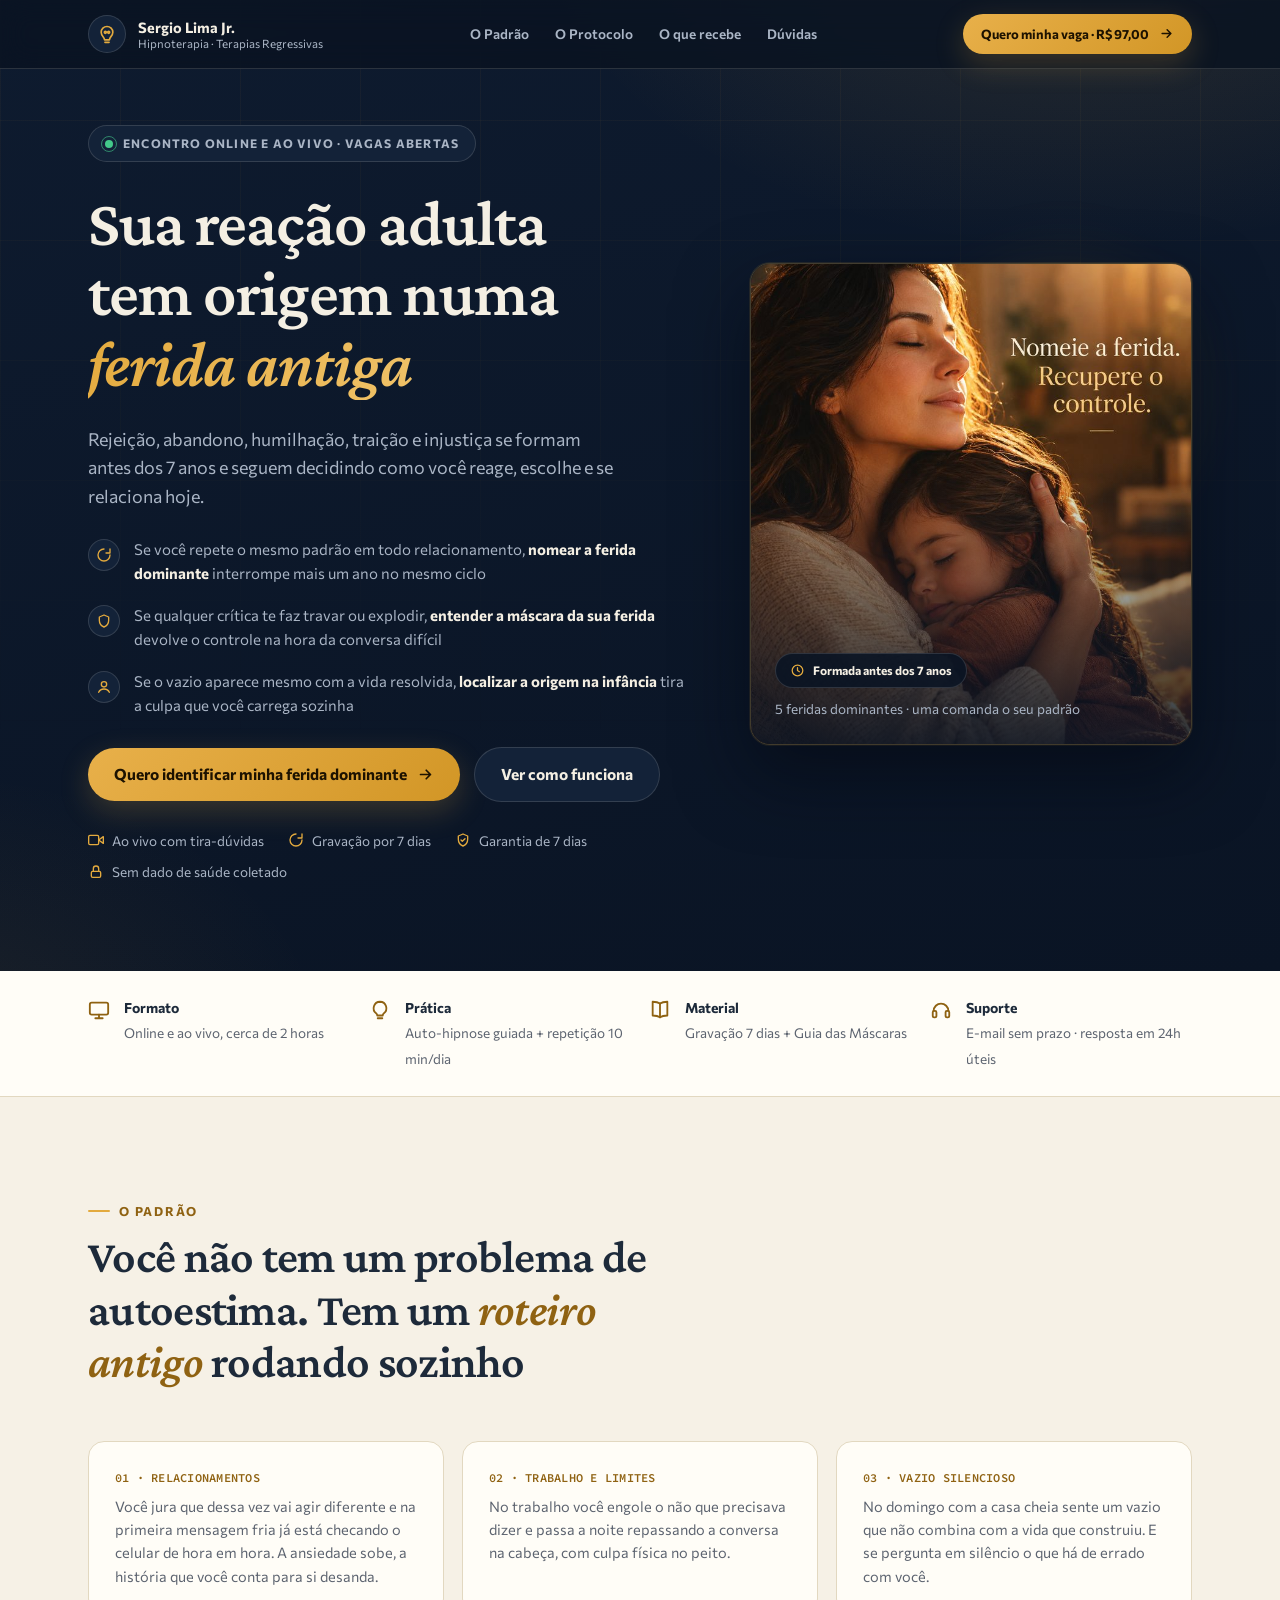
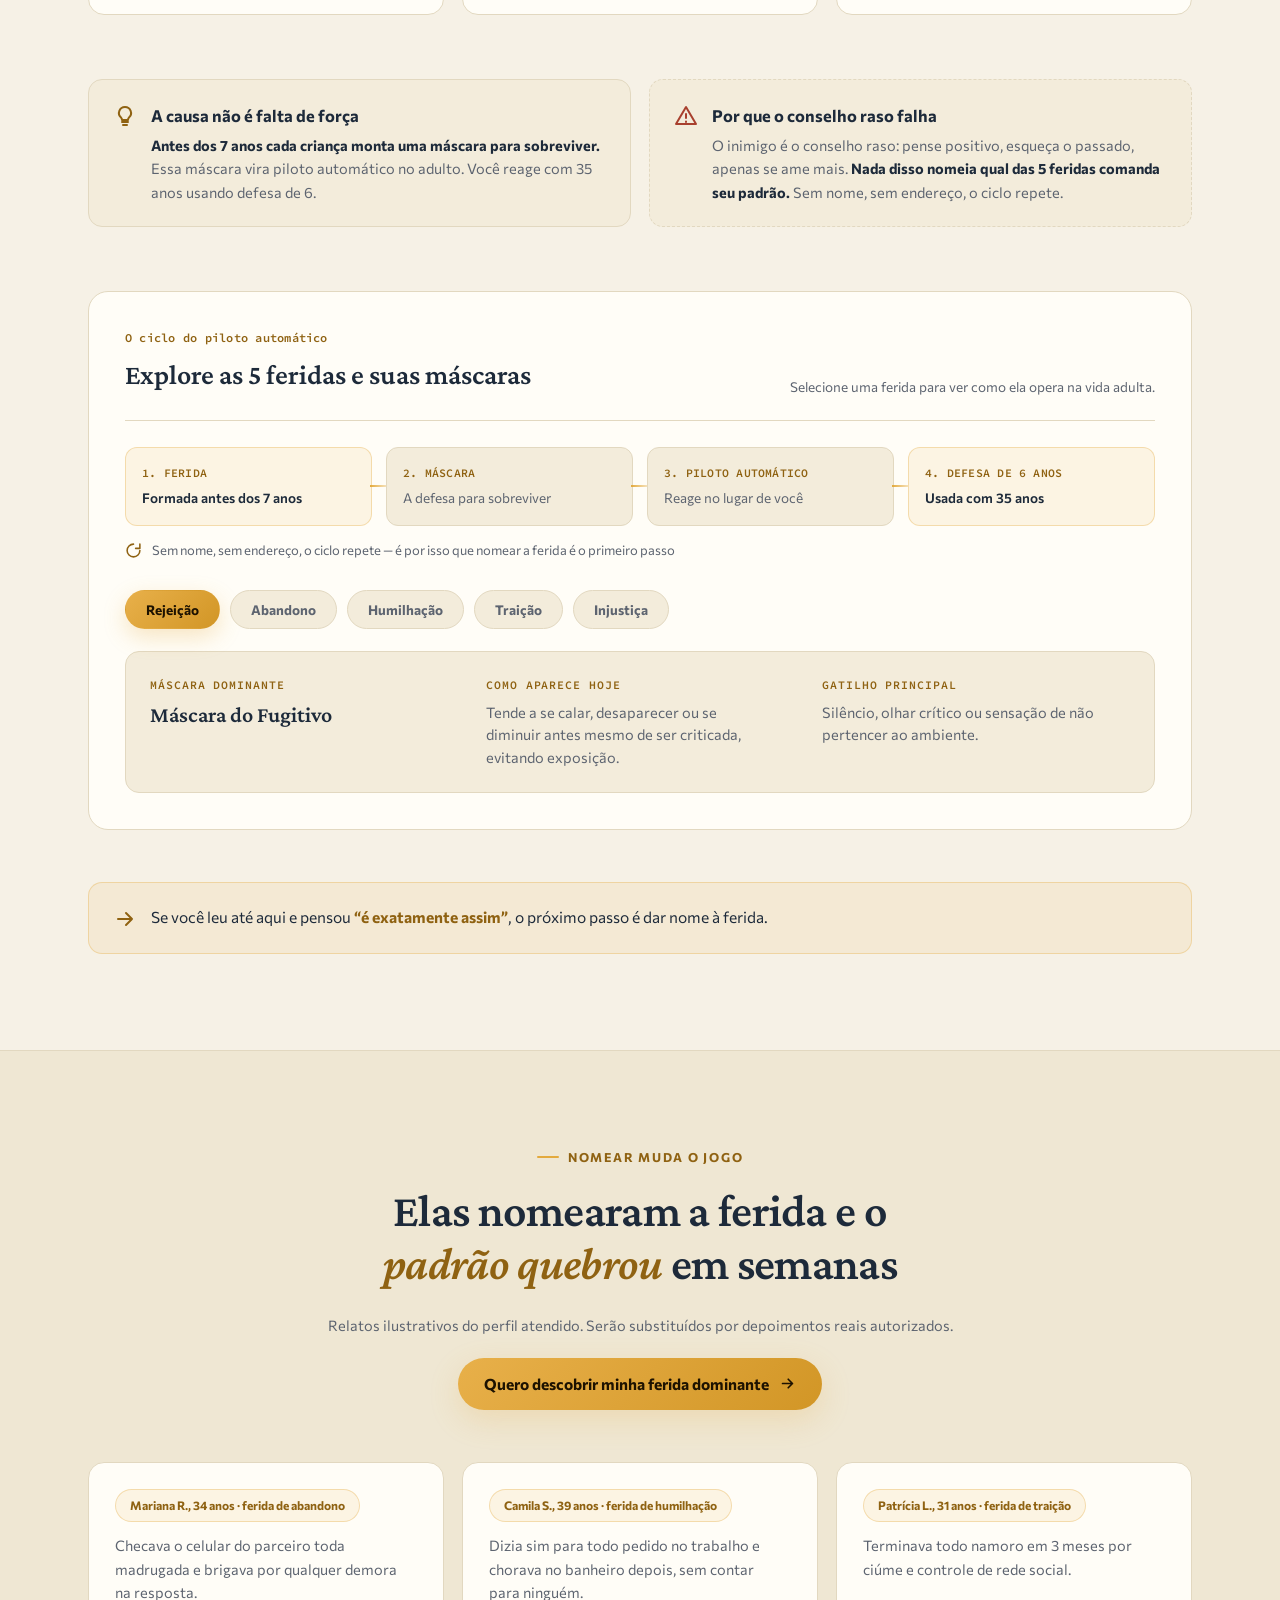
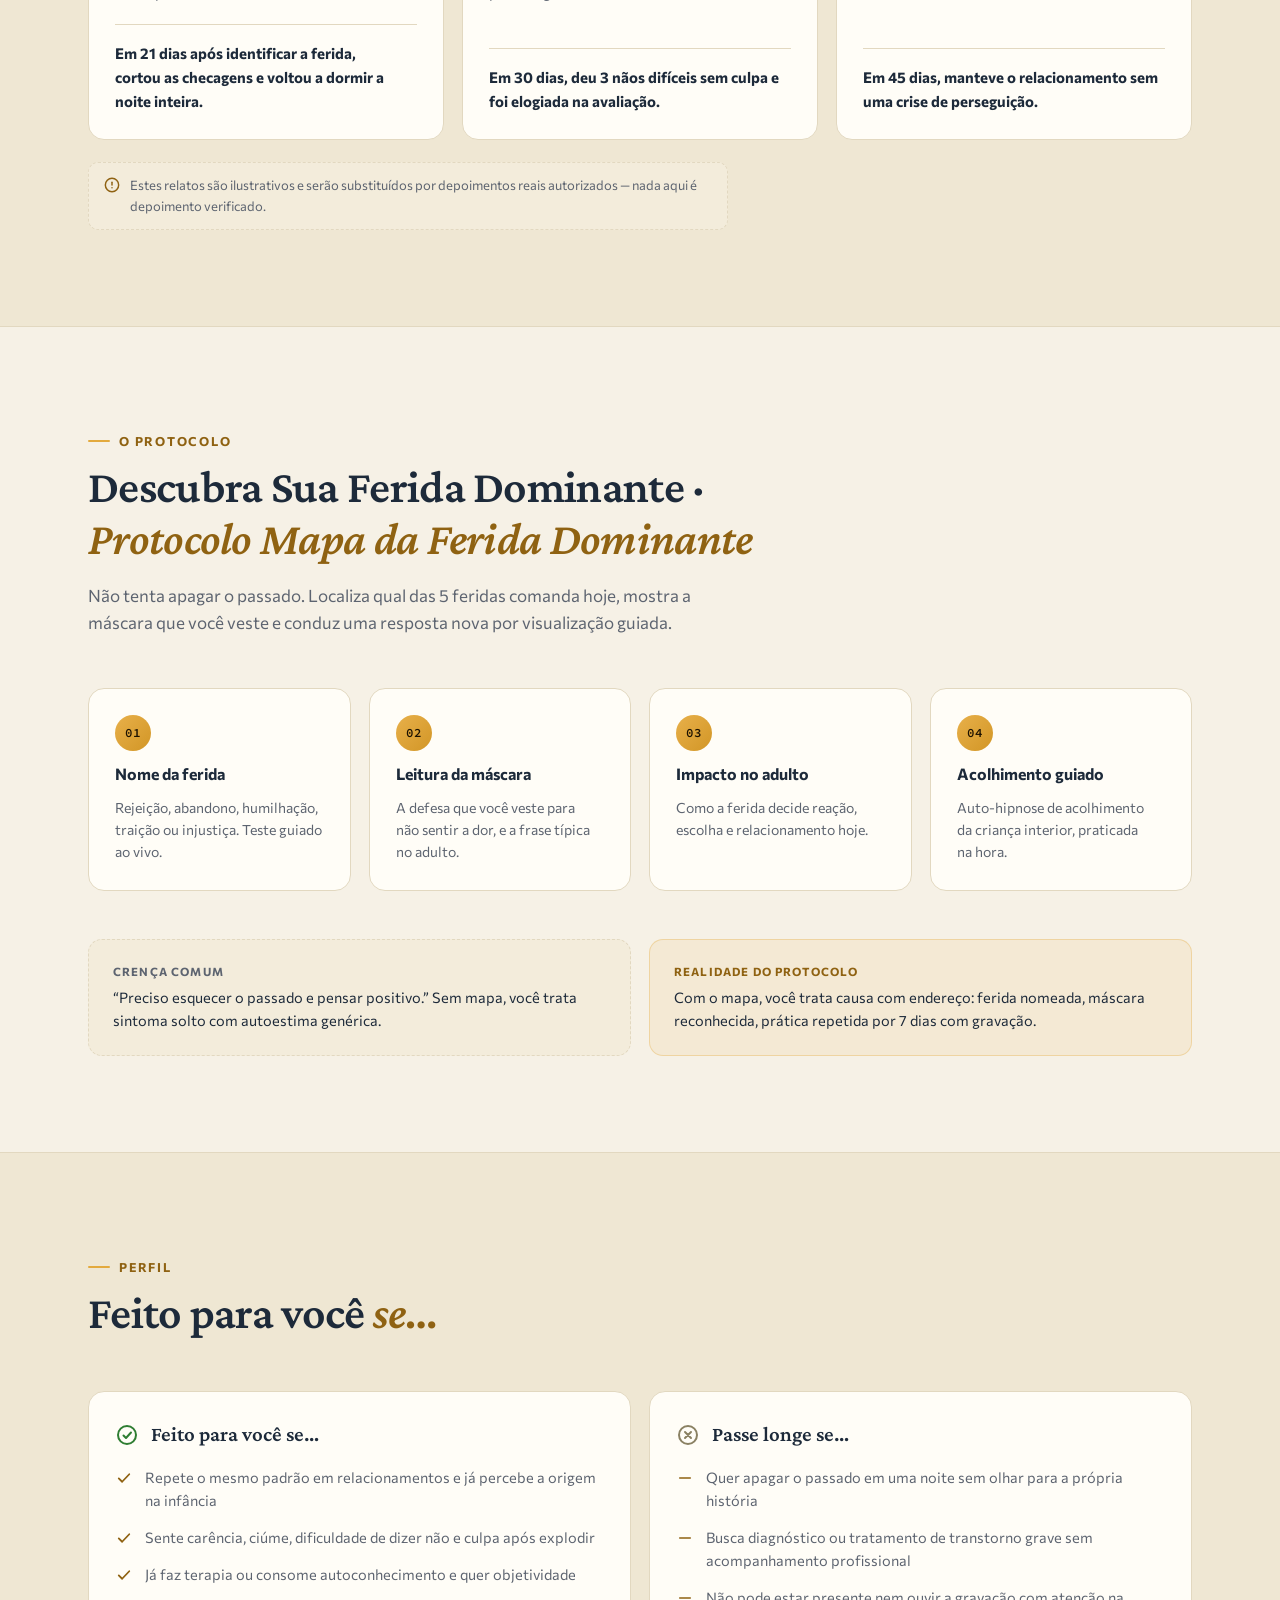
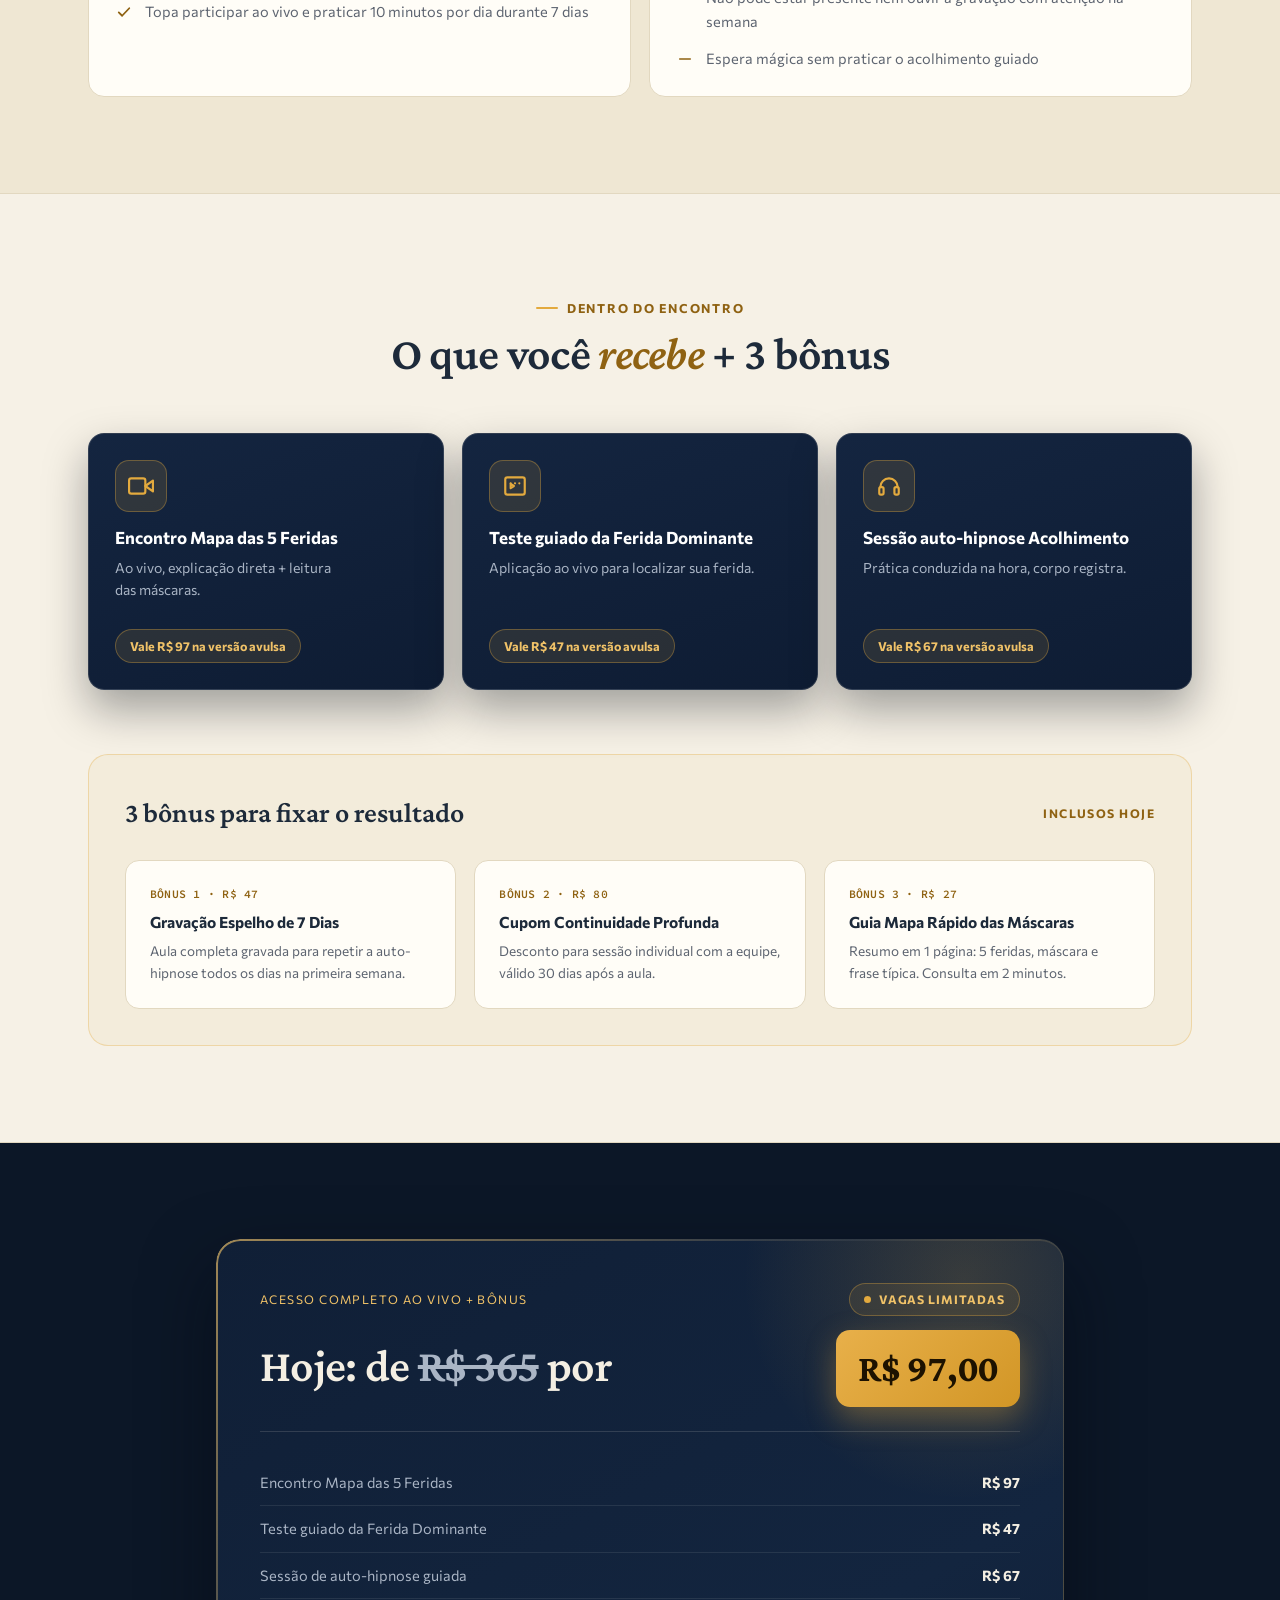
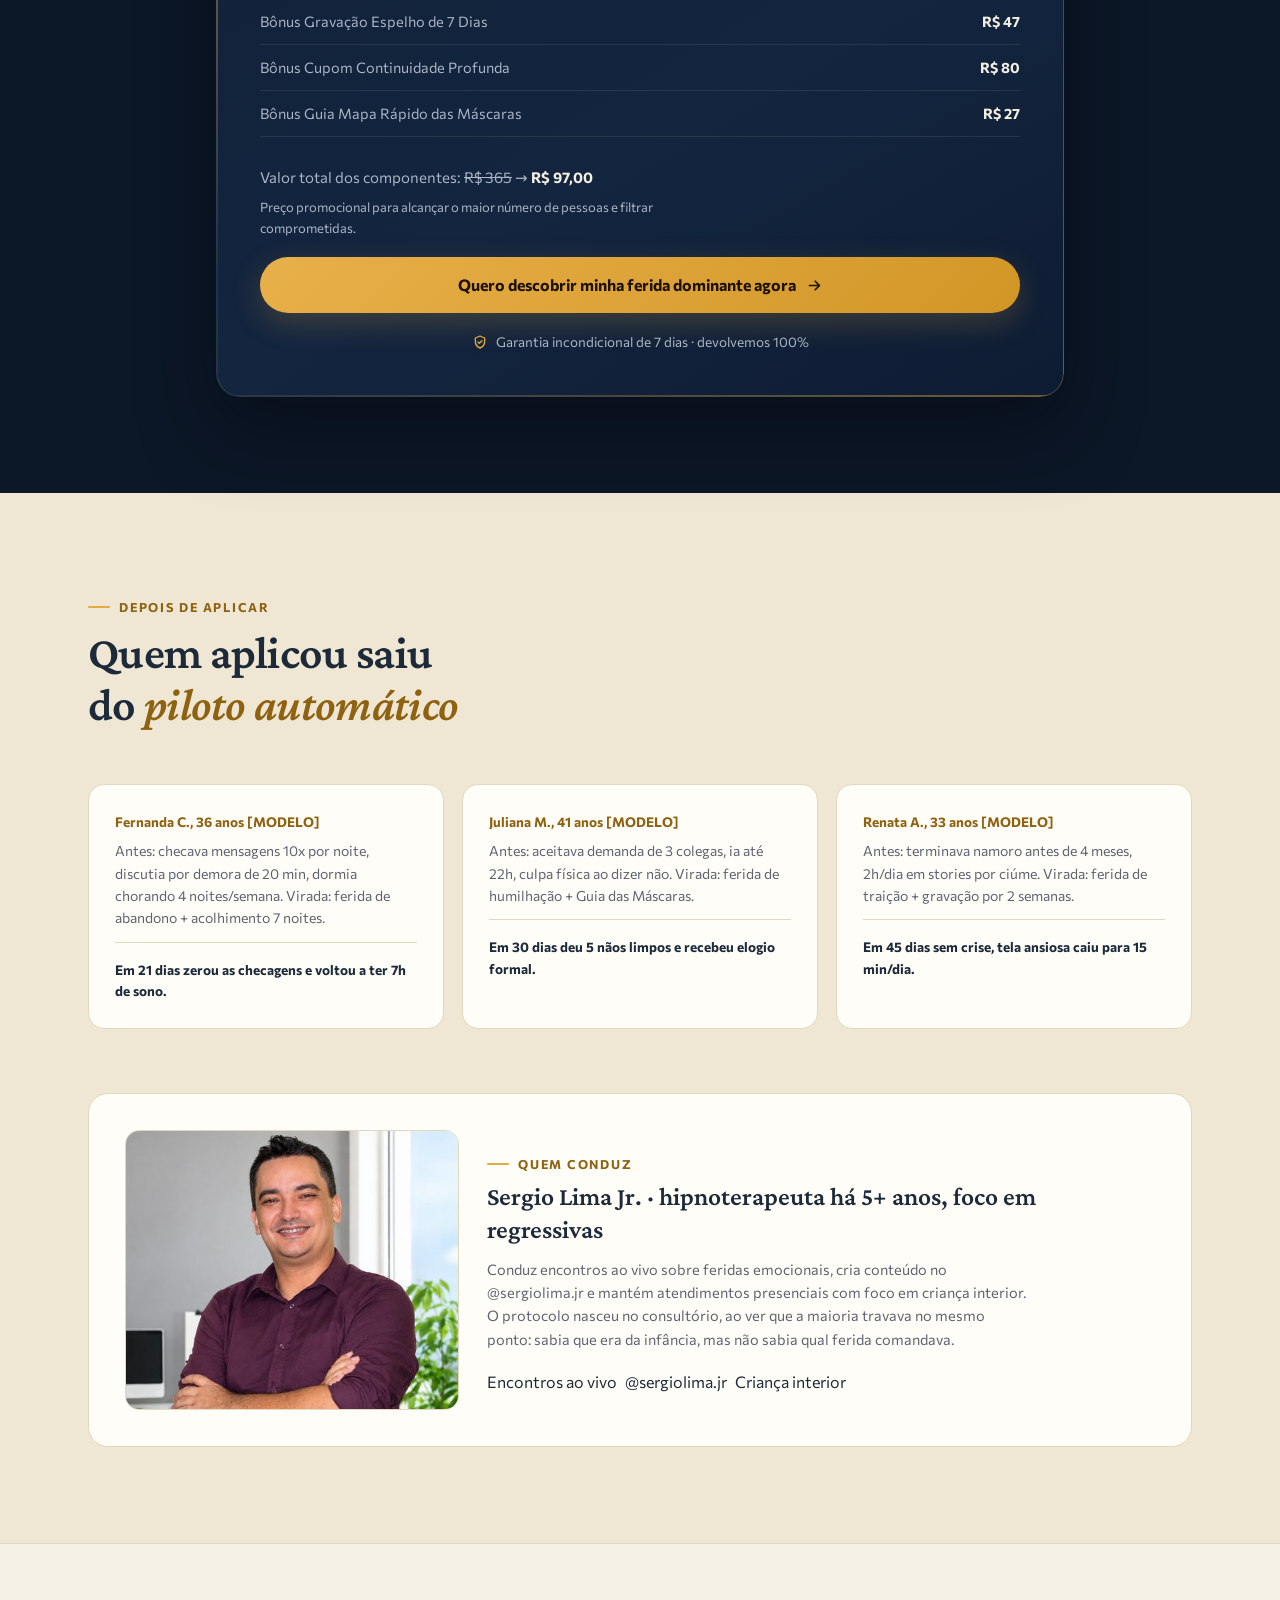
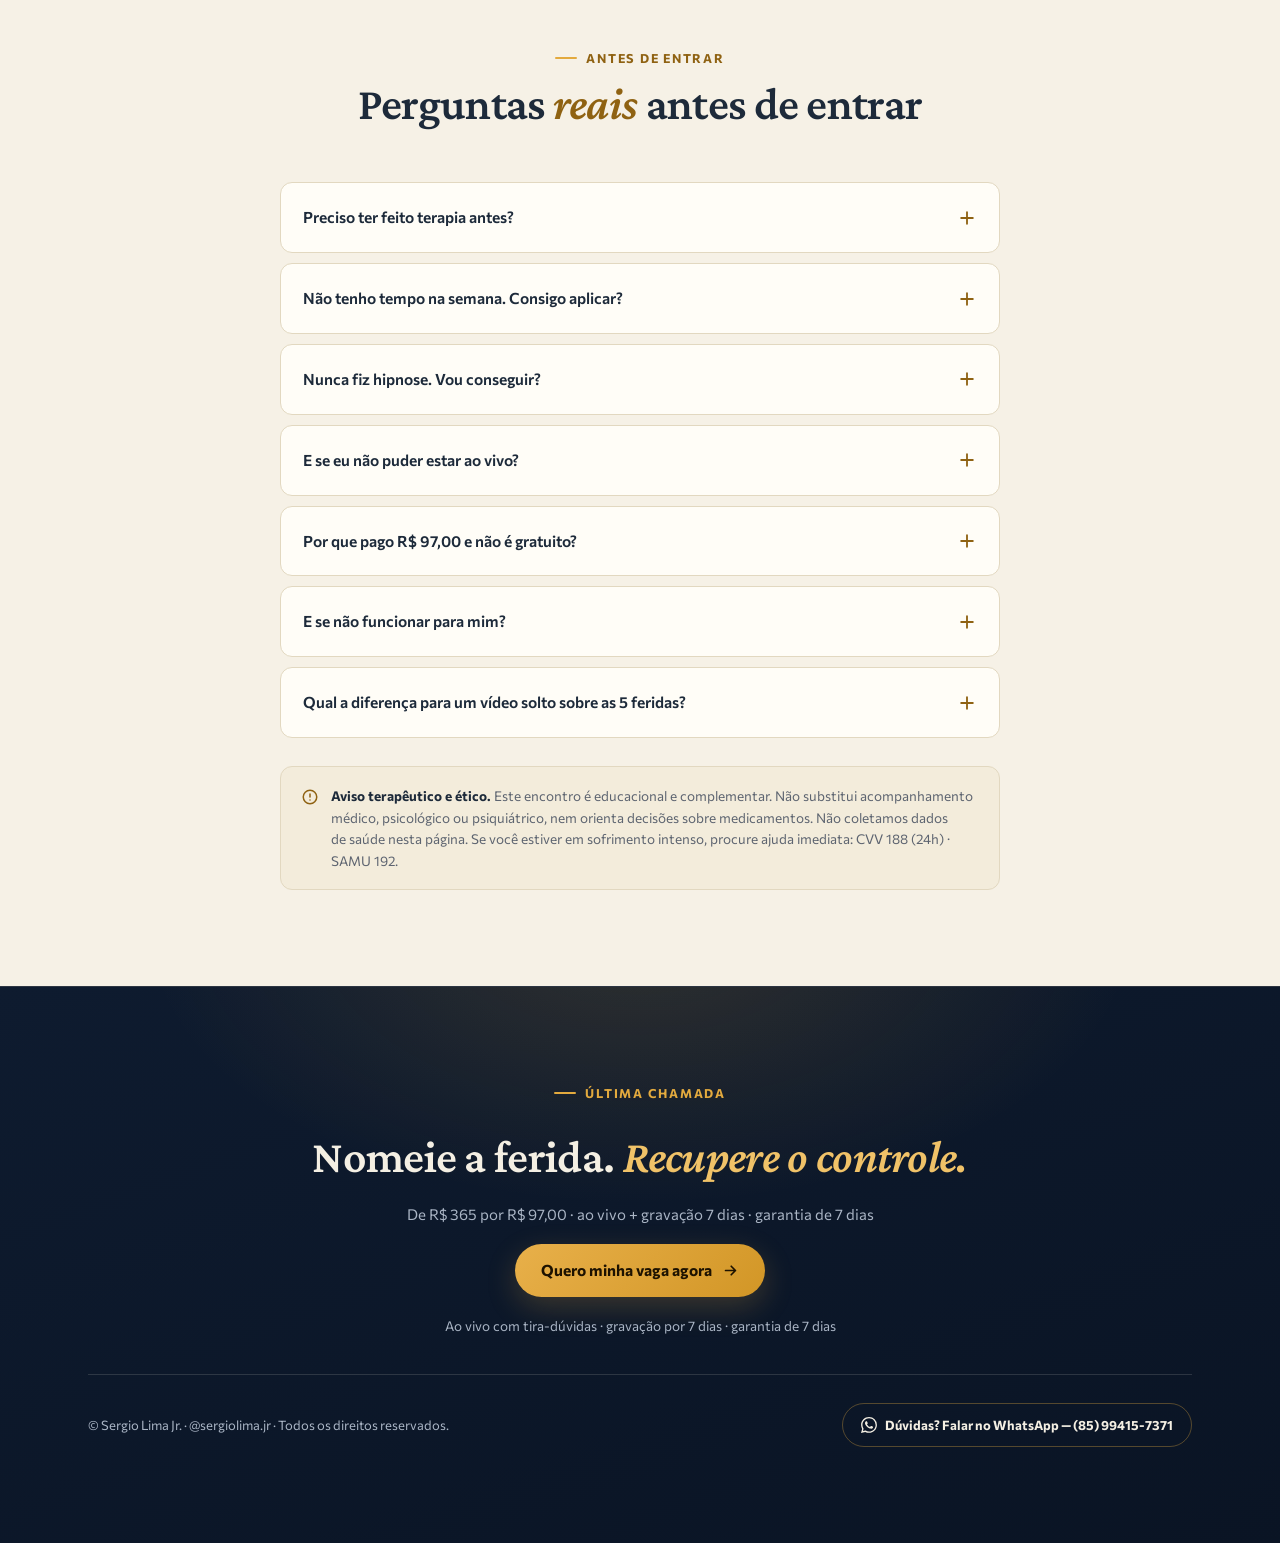
<file: index.html>
<!DOCTYPE html>
<html lang="pt-BR"><head>
<meta charset="UTF-8">
<meta name="viewport" content="width=device-width, initial-scale=1.0">
<title>Feridas Emocionais – Sergio Lima | Hipnose Clínica</title>
<meta name="description" content="Encontro ao vivo: nomeie sua ferida dominante (rejeição, abandono, humilhação, traição ou injustiça) e recupere o controle das suas reações. R$ 97,00.">
<link rel="preconnect" href="https://fonts.googleapis.com">
<link rel="preconnect" href="https://fonts.gstatic.com" crossorigin="">
<link href="https://fonts.googleapis.com/css2?family=Crimson+Pro:ital,wght@0,500;0,600;0,700;1,500&amp;family=Commissioner:wght@400;500;600;700&amp;family=Source+Code+Pro:wght@600&amp;display=swap" rel="stylesheet">
<style>
:root{
  /* superfícies — série ink + papel quente */
  --ink:#0c1727;
  --ink-2:#132238;
  --ink-3:#1d3050;
  --paper:#f6f1e6;
  --paper-2:#efe7d3;
  --card:#fffdf7;
  --card-2:#f3ecdb;
  --line:#e2d8c0;
  --line-ink:rgba(244,239,227,.14);
  /* texto */
  --text:#1d2a3a;
  --muted:#5d6470;
  --text-inv:#f4efe3;
  --muted-inv:#aab5c5;
  /* acento âmbar */
  --amber:#e3aa3e;
  --amber-bright:#f0c268;
  --amber-deep:#8f6212;
  --amber-ink:#1d1200;
  --amber-soft:rgba(227,170,62,.10);
  --amber-line:rgba(227,170,62,.34);
  --accent-text:#8f6212;
  --radius:16px;
  /* motion */
  --ease-out:cubic-bezier(.23,1,.32,1);
  --ease-in-out:cubic-bezier(.77,0,.175,1);
}
*{box-sizing:border-box}
html{scroll-behavior:smooth}
body{margin:0;font-family:'Commissioner',system-ui,-apple-system,Segoe UI,Roboto,sans-serif;color:var(--text);background:var(--paper);line-height:1.6;font-size:16px;-webkit-font-smoothing:antialiased}
::selection{background:rgba(227,170,62,.38)}
img{max-width:100%;display:block}
a{color:inherit}
.mono{font-family:'Source Code Pro',monospace;font-weight:600;letter-spacing:.02em}
.wrap{max-width:1152px;margin:0 auto;padding:0 24px}
.w-narrow{max-width:768px;margin-left:auto;margin-right:auto}
h1,h2,.display{font-family:'Crimson Pro','Commissioner',serif;letter-spacing:-.015em;font-weight:600}
h3,h4{font-family:'Commissioner',sans-serif;letter-spacing:0}
:focus-visible{outline:3px solid var(--amber);outline-offset:3px;border-radius:6px}

/* ---------- CTA ---------- */
.cta{display:inline-flex;align-items:center;justify-content:center;gap:10px;background:linear-gradient(135deg,#e8b04a,#d29626);color:var(--amber-ink);font-weight:700;font-family:'Commissioner',sans-serif;font-size:15.5px;padding:14px 26px;border-radius:999px;text-decoration:none;border:none;cursor:pointer;transition:transform .16s var(--ease-out),box-shadow .16s var(--ease-out),filter .16s var(--ease-out);white-space:nowrap;box-shadow:0 10px 30px rgba(227,170,62,.22)}
.cta svg,.cta .ic{transition:transform .16s var(--ease-out);flex:none}
.cta:active{transform:scale(.97)}
.cta.ghost{background:var(--ink-2);color:var(--text-inv);border:1px solid var(--line-ink);box-shadow:none}
@media(hover:hover) and (pointer:fine){
  .cta:hover{filter:brightness(1.05);box-shadow:0 14px 36px rgba(227,170,62,.3)}
  .cta.ghost:hover{background:var(--ink-3);filter:none}
  .cta:hover svg,.cta:hover .ic{transform:translateX(2px)}
}

/* ---------- Kicker com fio ---------- */
.kicker{display:inline-flex;align-items:center;gap:9px;font-size:12.5px;font-weight:700;letter-spacing:.14em;text-transform:uppercase;color:var(--accent-text);margin:0 0 10px}
.kicker::before{content:"";width:22px;height:2px;border-radius:2px;background:var(--amber);flex:none}
.sec-ink .kicker,.fim .kicker{color:var(--amber)}

/* ---------- Progresso ---------- */
#progress{position:fixed;top:0;left:0;height:3px;width:0;background:linear-gradient(90deg,#d29626,#f0c268);z-index:200}

/* ---------- Topbar ---------- */
.topnav{position:sticky;top:0;z-index:40;background:rgba(10,19,33,.85);backdrop-filter:blur(14px);-webkit-backdrop-filter:blur(14px);border-bottom:1px solid var(--line-ink)}
.topnav .wrap{display:flex;align-items:center;justify-content:space-between;gap:16px;height:68px}
.brand{display:flex;align-items:center;gap:12px;text-decoration:none;color:var(--text-inv)}
.brand .logo{width:38px;height:38px;border-radius:50%;background:var(--ink-2);border:1px solid var(--line-ink);display:flex;align-items:center;justify-content:center;color:var(--amber);flex:none}
.brand .logo svg{width:20px;height:20px}
.brand .quem{display:flex;flex-direction:column;line-height:1.25}
.brand .quem strong{font-size:14.5px;font-weight:700}
.brand .quem span{font-size:11.5px;color:var(--muted-inv)}
.navlinks{display:none;align-items:center;gap:26px}
.navlinks a{font-size:13.5px;font-weight:600;color:var(--muted-inv);text-decoration:none;transition:color .15s var(--ease-out)}
@media(hover:hover) and (pointer:fine){.navlinks a:hover{color:var(--amber-bright)}}
@media(min-width:900px){.navlinks{display:flex}}
.topnav .cta{padding:10px 18px;font-size:13px}

/* ---------- Hero (ink, 2 colunas) ---------- */
.hero{position:relative;overflow:hidden;background:
  radial-gradient(900px 560px at 85% -10%,rgba(227,170,62,.15),transparent 62%),
  radial-gradient(700px 480px at -6% 108%,rgba(227,170,62,.08),transparent 58%),
  linear-gradient(165deg,#0e1b2f,#0a1424)}
.hero::after{content:"";position:absolute;inset:0;background-image:linear-gradient(rgba(227,170,62,.05) 1px,transparent 1px),linear-gradient(90deg,rgba(227,170,62,.05) 1px,transparent 1px);background-size:120px 120px;-webkit-mask-image:linear-gradient(180deg,#000 0%,transparent 78%);mask-image:linear-gradient(180deg,#000 0%,transparent 78%);pointer-events:none}
.hero>.wrap{position:relative;z-index:1;display:grid;grid-template-columns:minmax(0,1fr);gap:44px;align-items:center;padding:56px 24px 72px}
@media(min-width:960px){.hero>.wrap{grid-template-columns:minmax(0,7fr) minmax(0,5fr);padding:72px 24px 96px}}
.hero-copy{display:flex;flex-direction:column;align-items:flex-start;gap:26px;color:var(--text-inv)}
.live-chip{display:inline-flex;align-items:center;gap:10px;border-radius:999px;background:var(--ink-2);border:1px solid var(--line-ink);padding:8px 16px;font-size:12px;font-weight:700;letter-spacing:.1em;text-transform:uppercase;color:var(--muted-inv)}
.live-dot{width:8px;height:8px;border-radius:50%;background:#43c98a;flex:none;position:relative}
.live-dot::after{content:"";position:absolute;inset:-4px;border-radius:50%;border:1.5px solid rgba(67,201,138,.6);animation:ping 1.8s var(--ease-out) infinite}
@keyframes ping{0%{transform:scale(.6);opacity:1}100%{transform:scale(1.5);opacity:0}}
h1{font-size:clamp(2.5rem,5.4vw,4.1rem);line-height:1.07;font-weight:600;margin:0;text-wrap:balance;color:var(--text-inv)}
h1 .hi{font-style:italic;background:linear-gradient(120deg,var(--amber),var(--amber-bright));-webkit-background-clip:text;background-clip:text;color:transparent}
.hero p.sub{font-size:clamp(1.02rem,1.4vw,1.125rem);color:var(--muted-inv);max-width:560px;margin:0;text-wrap:pretty}
.hero-bullets{list-style:none;margin:0;padding:0;display:flex;flex-direction:column;gap:18px;max-width:600px}
.hero-bullets li{display:flex;gap:14px;align-items:flex-start;font-size:15px;color:var(--muted-inv);text-wrap:pretty}
.hero-bullets li strong{color:var(--text-inv)}
.hero-bullets .b-ico{flex:none;width:32px;height:32px;border-radius:50%;background:var(--ink-2);border:1px solid var(--line-ink);color:var(--amber);display:flex;align-items:center;justify-content:center;margin-top:2px}
.hero-bullets .b-ico svg{width:16px;height:16px}
.hero-ctas{display:flex;flex-wrap:wrap;align-items:center;gap:14px;padding-top:4px}
.trust{display:flex;flex-wrap:wrap;gap:10px 24px;padding-top:2px}
.trust span{display:inline-flex;align-items:center;gap:8px;font-size:13.5px;color:var(--muted-inv)}
.trust svg{width:16px;height:16px;color:var(--amber);flex:none}
.hero-visual{position:relative}
.hero-visual::before{content:"";position:absolute;inset:-30px -30px auto auto;width:320px;height:320px;border-radius:50%;background:radial-gradient(closest-side,rgba(227,170,62,.22),transparent);filter:blur(30px);pointer-events:none}
.hero-frame{position:relative;border-radius:20px;overflow:hidden;border:1px solid rgba(227,170,62,.25);box-shadow:0 30px 70px rgba(3,8,16,.55),0 0 0 1px rgba(227,170,62,.12)}
.hero-frame img{width:100%;height:420px;object-fit:cover;object-position:center}
@media(min-width:960px){.hero-frame img{height:480px}}
.hero-frame .veu{position:absolute;inset:0;background:linear-gradient(180deg,transparent 40%,rgba(10,20,36,.88) 100%);pointer-events:none}
.hero-frame .pos{position:absolute;bottom:0;left:0;right:0;padding:24px;display:flex;flex-direction:column;gap:10px}
.hero-frame .chip-foto{display:inline-flex;align-self:flex-start;align-items:center;gap:8px;border-radius:999px;background:rgba(10,20,36,.9);border:1px solid var(--line-ink);padding:7px 14px;font-size:12px;font-weight:700;color:var(--text-inv)}
.hero-frame .chip-foto svg{width:15px;height:15px;color:var(--amber)}
.hero-frame .legenda{font-size:13.5px;color:var(--muted-inv);margin:0}

/* ---------- Seções ---------- */
section{padding:96px 0;border-bottom:1px solid var(--line)}
section.band{background:var(--paper-2)}
section.sec-ink{background:var(--ink);color:var(--text-inv);border-bottom:1px solid var(--line-ink)}
section:last-of-type{border-bottom:none}
h2{font-size:clamp(1.9rem,3.6vw,2.9rem);line-height:1.14;font-weight:600;margin:0 0 16px;text-wrap:balance}
h2 .hi{font-style:italic;color:var(--accent-text)}
.sec-ink h2 .hi,.fim h2 .hi{color:var(--amber-bright)}
p{margin:0 0 12px}
.section-head{max-width:720px;margin:0 auto 52px;text-align:center}
.section-head.left{margin-left:0;text-align:left}

/* ---------- Faixa formato ---------- */
.faixa{background:var(--card);border-bottom:1px solid var(--line);padding:26px 0}
.faixa-grid{display:grid;grid-template-columns:minmax(0,1fr);gap:18px}
@media(min-width:640px){.faixa-grid{grid-template-columns:repeat(2,minmax(0,1fr))}}
@media(min-width:960px){.faixa-grid{grid-template-columns:repeat(4,minmax(0,1fr))}}
.faixa-item{display:flex;gap:14px;align-items:flex-start}
.faixa-item .ic{color:var(--amber-deep);flex:none;width:22px;height:22px;margin-top:2px}
.faixa-item strong{display:block;font-size:14px;color:var(--text)}
.faixa-item span{font-size:13.5px;color:var(--muted)}

/* ---------- Cards / grid ---------- */
.cards-3{display:grid;grid-template-columns:minmax(0,1fr);gap:18px}
.cards-2{display:grid;grid-template-columns:minmax(0,1fr);gap:18px}
@media(min-width:820px){.cards-2{grid-template-columns:repeat(2,minmax(0,1fr))}.cards-3{grid-template-columns:repeat(3,minmax(0,1fr))}}
.card{background:var(--card);border:1px solid var(--line);border-radius:var(--radius);padding:26px}
.cenario .mono{font-size:12px;color:var(--accent-text);display:block;margin-bottom:8px}
.cenario p{font-size:14.5px;color:var(--muted);margin:0;text-wrap:pretty}

/* callouts */
.callout{border-radius:14px;padding:22px 24px;display:flex;gap:14px;align-items:flex-start}
.callout .ic{flex:none;width:24px;height:24px;margin-top:2px;color:var(--amber-deep)}
.callout h3{font-size:16.5px;margin:0 0 6px;color:var(--text)}
.callout p{font-size:14.5px;color:var(--muted);margin:0;text-wrap:pretty}
.callout strong{color:var(--text)}
.callout.idea{background:var(--card-2);border:1px solid var(--line)}
.callout.warn{background:var(--card-2);border:1px dashed var(--line)}
.callout.warn .ic{color:#a8402e}
.callout.ponte{background:var(--amber-soft);border:1px solid var(--amber-line)}
.callout.ponte p{color:var(--text);font-size:15.5px}
.callout.ponte b{color:var(--amber-deep)}

/* ---------- Explorador das 5 feridas ---------- */
.explorer{background:var(--card);border:1px solid var(--line);border-radius:20px;padding:28px}
@media(min-width:820px){.explorer{padding:36px}}
.explorer-head{display:flex;flex-direction:column;gap:8px;border-bottom:1px solid var(--line);padding-bottom:22px;margin-bottom:26px}
@media(min-width:820px){.explorer-head{flex-direction:row;align-items:flex-end;justify-content:space-between}}
.explorer-head .mono{font-size:12px;color:var(--accent-text);display:block;margin-bottom:6px}
.explorer-head h3{font-family:'Crimson Pro',serif;font-size:clamp(1.4rem,2.4vw,1.75rem);font-weight:600;margin:0;color:var(--text)}
.explorer-head .dica{font-size:13.5px;color:var(--muted);margin:0}
.ciclo{display:grid;grid-template-columns:repeat(2,minmax(0,1fr));gap:14px;margin-bottom:14px}
@media(min-width:960px){.ciclo{grid-template-columns:repeat(4,minmax(0,1fr))}}
.ciclo-passos{position:relative}
.ciclo-passo{position:relative;background:var(--card-2);border:1px solid var(--line);border-radius:12px;padding:16px;display:flex;flex-direction:column;gap:5px;opacity:0;transform:translateY(12px);transition:opacity .55s var(--ease-out),transform .55s var(--ease-out)}
.ciclo.in .ciclo-passo{opacity:1;transform:none}
.ciclo.in .ciclo-passo:nth-child(1){transition-delay:0ms}
.ciclo.in .ciclo-passo:nth-child(2){transition-delay:90ms}
.ciclo.in .ciclo-passo:nth-child(3){transition-delay:180ms}
.ciclo.in .ciclo-passo:nth-child(4){transition-delay:270ms}
.ciclo-passo .mono{font-size:11.5px;color:var(--accent-text)}
.ciclo-passo span:last-child{font-size:13.5px;color:var(--muted)}
.ciclo-passo.destaque{background:var(--amber-soft);border-color:var(--amber-line)}
.ciclo-passo.destaque span:last-child{color:var(--text);font-weight:600}
/* fio nos vãos entre os passos */
.ciclo-passo:not(:last-child)::after{content:"";position:absolute;background:linear-gradient(90deg,var(--amber),var(--amber-line));pointer-events:none}
@media(min-width:960px){
  .ciclo-passo:not(:last-child)::after{top:50%;right:-15px;width:16px;height:2px;margin-top:-1px}
}
@media(max-width:959px){
  .ciclo-passo:not(:last-child)::after{bottom:-14px;left:50%;transform:translateX(-50%);width:2px;height:14px;background:linear-gradient(180deg,var(--amber),var(--amber-line))}
  .ciclo-passo:nth-child(2)::after{display:none}
  .ciclo-passo:nth-child(3)::after{display:none}
  .ciclo-passo:nth-child(2):nth-child(2)::after{display:block}
}
.ciclo-loop{display:flex;align-items:center;gap:10px;color:var(--muted);font-size:13px;margin:14px 0 30px}
.ciclo-loop svg{color:var(--accent-text);animation:spin 9s linear infinite;flex:none}
@keyframes spin{to{transform:rotate(360deg)}}
/* abas das feridas */
.tabs{display:flex;flex-wrap:wrap;gap:10px;margin-bottom:22px}
.wound-tab{border:1px solid var(--line);background:var(--card-2);color:var(--muted);font-family:'Commissioner',sans-serif;font-size:13.5px;font-weight:700;padding:10px 20px;border-radius:999px;cursor:pointer;transition:background .15s var(--ease-out),color .15s var(--ease-out),border-color .15s var(--ease-out),transform .16s var(--ease-out)}
@media(hover:hover) and (pointer:fine){.wound-tab:hover{background:var(--amber-soft);color:var(--amber-deep);border-color:var(--amber-line)}}
.wound-tab:active{transform:scale(.96)}
.wound-tab:focus-visible{outline:3px solid var(--amber);outline-offset:2px}
.wound-tab.active{background:linear-gradient(135deg,#e8b04a,#d29626);border-color:transparent;color:var(--amber-ink);box-shadow:0 8px 22px rgba(227,170,62,.28)}
/* painel da máscara */
.wound-panel{background:var(--card-2);border:1px solid var(--line);border-radius:14px;padding:24px;display:grid;grid-template-columns:minmax(0,1fr);gap:22px}
@media(min-width:820px){.wound-panel{grid-template-columns:repeat(3,minmax(0,1fr));gap:28px}}
.wound-panel .fld .mono{font-size:11.5px;color:var(--accent-text);display:block;margin-bottom:6px;letter-spacing:.08em;text-transform:uppercase}
.wound-panel .valor{font-family:'Crimson Pro',serif;font-size:22px;font-weight:600;color:var(--text);line-height:1.25;margin:0}
.wound-panel .texto{font-size:14.5px;color:var(--muted);margin:0;line-height:1.55;text-wrap:pretty}
.wound-panel.swap .anim{animation:panelIn .22s var(--ease-out)}
@keyframes panelIn{from{opacity:0;transform:translateY(7px)}to{opacity:1;transform:none}}

/* ---------- Prova / casos ---------- */
.caso{display:flex;flex-direction:column;justify-content:space-between;gap:20px}
.caso .chip-ferida{display:inline-flex;align-self:flex-start;border-radius:999px;background:var(--amber-soft);border:1px solid var(--amber-line);padding:6px 14px;font-size:12px;font-weight:700;color:var(--amber-deep)}
.caso .antes{font-size:14.5px;color:var(--muted);margin:0;text-wrap:pretty}
.caso .depois{border-top:1px solid var(--line);padding-top:16px;font-size:15px;color:var(--text);font-weight:700;margin:0;text-wrap:pretty}
.model-note{display:flex;gap:10px;align-items:flex-start;background:var(--card-2);border:1px dashed var(--line);color:var(--muted);font-size:13px;border-radius:10px;padding:12px 15px;max-width:640px;margin-top:22px}
.model-note svg{flex:none;margin-top:2px;width:16px;height:16px;color:var(--amber-deep)}

/* ---------- Protocolo ---------- */
.passos{display:grid;grid-template-columns:minmax(0,1fr);gap:18px;margin-bottom:18px}
@media(min-width:640px){.passos{grid-template-columns:repeat(2,minmax(0,1fr))}}
@media(min-width:960px){.passos{grid-template-columns:repeat(4,minmax(0,1fr))}}
.passo-card{background:var(--card);border:1px solid var(--line);border-radius:var(--radius);padding:26px;display:flex;flex-direction:column;gap:10px}
.passo-card .num{width:36px;height:36px;border-radius:50%;background:linear-gradient(135deg,#e8b04a,#d29626);color:var(--amber-ink);font-family:'Source Code Pro',monospace;font-size:12.5px;font-weight:600;display:flex;align-items:center;justify-content:center}
.passo-card h3{font-size:16px;margin:0;color:var(--text)}
.passo-card p{font-size:14px;color:var(--muted);margin:0;text-wrap:pretty}
.versus{display:grid;grid-template-columns:minmax(0,1fr);gap:18px}
@media(min-width:820px){.versus{grid-template-columns:repeat(2,minmax(0,1fr))}}
.versus .crenca{background:var(--card-2);border:1px dashed var(--line);border-radius:14px;padding:22px 24px}
.versus .realidade{background:var(--amber-soft);border:1px solid var(--amber-line);border-radius:14px;padding:22px 24px}
.versus .rotulo{display:block;font-size:11.5px;font-weight:700;letter-spacing:.1em;text-transform:uppercase;margin-bottom:6px;color:var(--muted)}
.versus .realidade .rotulo{color:var(--amber-deep)}
.versus p{font-size:14.5px;color:var(--text);margin:0;text-wrap:pretty}

/* ---------- Para quem ---------- */
.lista-check{list-style:none;margin:14px 0 0;padding:0;display:flex;flex-direction:column;gap:14px}
.lista-check li{display:flex;gap:12px;align-items:flex-start;font-size:14.5px;color:var(--muted)}
.lista-check svg{flex:none;width:18px;height:18px;margin-top:3px;color:var(--accent-text)}
.card-head{display:flex;align-items:center;gap:12px;margin-bottom:4px}
.card-head svg{width:24px;height:24px;flex:none}
.card-head.ok svg{color:#2e7d32}
.card-head.no svg{color:#8a8163}
.card-head h3{font-family:'Crimson Pro',serif;font-size:21px;margin:0;color:var(--text);font-weight:600}

/* ---------- Entrega + bônus ---------- */
.recebe{background:linear-gradient(160deg,#142540,#0e1c33);border:1px solid var(--line-ink);border-radius:var(--radius);padding:26px;display:flex;flex-direction:column;justify-content:space-between;gap:16px;color:#e8e2d2;box-shadow:0 20px 44px rgba(3,8,16,.35)}
.recebe-ico{width:52px;height:52px;border-radius:14px;background:rgba(227,170,62,.14);border:1px solid var(--amber-line);display:flex;align-items:center;justify-content:center;margin-bottom:12px;transition:transform .18s var(--ease-out);flex:none}
.recebe-ico svg{width:26px;height:26px;color:var(--amber)}
.recebe h3{color:#ffffff;font-size:17px;margin:0 0 6px}
.recebe p{font-size:14px;color:var(--muted-inv);text-wrap:pretty}
.recebe .vale{display:inline-flex;align-self:flex-start;align-items:center;border-radius:999px;background:rgba(227,170,62,.12);border:1px solid var(--amber-line);padding:6px 14px;font-size:12.5px;font-weight:700;color:var(--amber-bright);font-variant-numeric:tabular-nums}
@media(hover:hover) and (pointer:fine) and (min-width:820px){
  .stagger.in>.recebe:hover{transition-delay:0ms;transition-duration:.22s;transform:translateY(-5px);box-shadow:0 26px 54px rgba(3,8,16,.5)}
  .stagger.in>.recebe:hover .recebe-ico{transform:scale(1.07)}
}
.bonus-box{background:var(--card-2);border:1px solid var(--amber-line);border-radius:20px;padding:28px}
@media(min-width:820px){.bonus-box{padding:36px}}
.bonus-head{display:flex;align-items:center;justify-content:space-between;flex-wrap:wrap;gap:10px;margin-bottom:24px}
.bonus-head h3{font-family:'Crimson Pro',serif;font-size:clamp(1.4rem,2.4vw,1.75rem);margin:0;color:var(--text);font-weight:600}
.bonus-head .tag{font-size:12px;font-weight:700;letter-spacing:.12em;text-transform:uppercase;color:var(--accent-text)}
.bonus-card{background:var(--card);border:1px solid var(--line);border-radius:14px;padding:24px;display:flex;flex-direction:column;gap:6px}
.bonus-card .mono{font-size:11.5px;color:var(--accent-text)}
.bonus-card h4{font-size:15.5px;margin:0;color:var(--text)}
.bonus-card p{font-size:13.5px;color:var(--muted);margin:0;text-wrap:pretty}

/* ---------- Oferta (ink) ---------- */
.oferta-sec{background:var(--ink)}
.offer-card{position:relative;overflow:hidden;background:linear-gradient(150deg,#101f36 0%,#13253f 60%,#0e1c33 100%);border-radius:24px;padding:32px;color:var(--text-inv);display:flex;flex-direction:column;gap:28px;box-shadow:0 30px 70px rgba(3,8,16,.5)}
@media(min-width:820px){.offer-card{padding:44px}}
.offer-card::before{content:"";position:absolute;inset:0;border-radius:24px;padding:1.5px;background:linear-gradient(135deg,rgba(240,194,104,.65),rgba(255,255,255,.06) 40%,rgba(227,170,62,.45));-webkit-mask:linear-gradient(#000 0 0) content-box,linear-gradient(#000 0 0);-webkit-mask-composite:xor;mask-composite:exclude;pointer-events:none}
.offer-card::after{content:"";position:absolute;width:480px;height:480px;border-radius:50%;background:radial-gradient(circle,rgba(227,170,62,.18),transparent 65%);top:-200px;right:-140px;pointer-events:none}
.offer-head{position:relative;z-index:1;display:flex;flex-direction:column;gap:14px;border-bottom:1px solid var(--line-ink);padding-bottom:24px}
.offer-head .linha1{display:flex;flex-wrap:wrap;align-items:center;justify-content:center;gap:8px 18px}
@media(min-width:820px){.offer-head .linha1{justify-content:space-between}}
.offer-head .mono-tag{font-size:12px;letter-spacing:.12em;text-transform:uppercase;color:var(--amber-bright)}
.chip-vagas{display:inline-flex;align-items:center;gap:8px;border-radius:999px;background:var(--amber-soft);border:1px solid var(--amber-line);padding:6px 14px;font-size:12px;font-weight:700;letter-spacing:.08em;text-transform:uppercase;color:var(--amber-bright)}
.chip-vagas .dot{width:7px;height:7px;border-radius:50%;background:var(--amber);flex:none}
.offer-head .linha2{display:flex;flex-wrap:wrap;align-items:baseline;justify-content:center;gap:10px 18px}
@media(min-width:820px){.offer-head .linha2{justify-content:space-between}}
.offer-head h2{margin:0;color:var(--text-inv)}
.offer-head h2 s{color:var(--muted-inv)}
.preco-pill{display:inline-flex;align-items:baseline;border-radius:14px;background:linear-gradient(135deg,#e8b04a,#d29626);color:var(--amber-ink);padding:8px 22px;box-shadow:0 12px 30px rgba(227,170,62,.35);font-family:'Crimson Pro',serif;font-weight:700;font-size:clamp(1.7rem,3vw,2.4rem);font-variant-numeric:tabular-nums}
.precos{position:relative;z-index:1;list-style:none;margin:0;padding:0;display:flex;flex-direction:column}
.precos li{display:flex;align-items:center;justify-content:space-between;gap:16px;padding:11px 0;border-bottom:1px solid rgba(244,239,227,.09);font-size:14.5px;color:var(--muted-inv)}
.precos li .val{font-weight:700;color:var(--text-inv);font-variant-numeric:tabular-nums;white-space:nowrap}
.offer-foot{position:relative;z-index:1;display:flex;flex-direction:column;gap:18px}
.offer-foot .totais{display:flex;flex-wrap:wrap;align-items:center;justify-content:center;gap:8px 18px;text-align:center}
@media(min-width:820px){.offer-foot .totais{justify-content:space-between;text-align:left}}
.offer-foot .total-linha{font-size:15px;color:var(--muted-inv);font-variant-numeric:tabular-nums}
.offer-foot .total-linha strong{color:var(--text-inv)}
.offer-foot .porque{font-size:13px;color:var(--muted-inv);max-width:52ch;margin:0}
.offer-foot .cta{width:100%;min-height:56px;font-size:16px}
.offer-foot .garantia{display:flex;align-items:center;justify-content:center;gap:8px;font-size:13.5px;color:var(--muted-inv);margin:0}
.offer-foot .garantia svg{width:16px;height:16px;color:var(--amber);flex:none}

/* ---------- Resultados + autoridade ---------- */
.resultado .linha{border-top:1px solid var(--line);padding-top:16px;font-size:13.5px;color:var(--text);font-weight:700;margin:0}
.resultado .quem{font-size:13.5px;font-weight:700;color:var(--accent-text);display:block;margin-bottom:8px}
.resultado p.antes{font-size:14px;color:var(--muted);text-wrap:pretty}
.autor-card{background:var(--card);border:1px solid var(--line);border-radius:20px;padding:28px;display:grid;grid-template-columns:minmax(0,1fr);gap:28px;align-items:center}
@media(min-width:820px){.autor-card{grid-template-columns:minmax(0,4fr) minmax(0,8fr);padding:36px}}
.autor-card img{width:100%;height:280px;object-fit:cover;object-position:top;border-radius:14px;border:1px solid var(--line)}
.autor-card .kicker{margin-bottom:6px}
.autor-card h3{font-family:'Crimson Pro',serif;font-size:clamp(1.3rem,2.2vw,1.6rem);font-weight:600;margin:0 0 12px;color:var(--text);line-height:1.3}
.autor-card p{font-size:14.5px;color:var(--muted);max-width:60ch;text-wrap:pretty}
.chips{display:flex;flex-wrap:wrap;gap:8px;padding-top:6px}

/* ---------- FAQ ---------- */
.faq details{background:var(--card);border:1px solid var(--line);border-radius:12px;padding:6px 22px}
.faq summary{list-style:none;cursor:pointer;display:flex;justify-content:space-between;align-items:center;gap:16px;padding:16px 0;font-family:'Commissioner',sans-serif;font-weight:600;font-size:15.5px;color:var(--text);transition:color .15s var(--ease-out)}
.faq summary::-webkit-details-marker{display:none}
@media(hover:hover) and (pointer:fine){.faq summary:hover{color:var(--amber-deep)}}
.faq summary svg{flex:none;width:20px;height:20px;color:var(--accent-text);transition:transform .25s var(--ease-out)}
.faq details[open] summary svg{transform:rotate(45deg)}
.faq .resposta{border-top:1px solid var(--line);padding-top:14px;margin-top:2px}
.faq .resposta p{font-size:14.5px;color:var(--muted);margin:0 0 12px;text-wrap:pretty}
.faq .resposta.anim{overflow:hidden}
.aviso{background:var(--card-2);border:1px solid var(--line);border-radius:12px;padding:18px 20px;display:flex;gap:12px;align-items:flex-start;margin-top:28px}
.aviso .ic{flex:none;width:18px;height:18px;color:var(--accent-text);margin-top:3px}
.aviso p{font-size:13.5px;color:var(--muted);margin:0;text-wrap:pretty}
.aviso strong{color:var(--text)}

/* ---------- Fechamento (ink) ---------- */
.fim{position:relative;overflow:hidden;background:
  radial-gradient(760px 420px at 50% -10%,rgba(227,170,62,.16),transparent 65%),
  linear-gradient(160deg,#0e1b2f,#0a1424);
  color:var(--text-inv);border-top:1px solid var(--line-ink)}
.fim .wrap{position:relative;z-index:1;text-align:center;padding:96px 24px;display:flex;flex-direction:column;align-items:center;gap:18px}
.fim h2{margin:0}
.fim .linha-preco{font-size:15px;color:var(--muted-inv);font-variant-numeric:tabular-nums;margin:0}
.fim .sub-linha{font-size:13.5px;color:var(--muted-inv);margin:0}
.fim .rodape{width:100%;padding-top:28px;margin-top:20px;border-top:1px solid var(--line-ink);display:flex;flex-direction:column;align-items:center;justify-content:space-between;gap:16px;color:var(--muted-inv);font-size:13px}
@media(min-width:640px){.fim .rodape{flex-direction:row}}
.fim .rodape .wa-link{display:inline-flex;align-items:center;justify-content:center;gap:8px;border-radius:999px;border:1px solid var(--amber-line);color:var(--text-inv);padding:10px 18px;min-height:44px;font-size:13px;font-weight:700;text-decoration:none;transition:background .15s var(--ease-out)}
@media(hover:hover) and (pointer:fine){.fim .rodape .wa-link:hover{background:rgba(244,239,227,.06)}}
.fim .rodape .wa-link svg{width:16px;height:16px;flex:none}

/* ---------- Stickybar ---------- */
#stickybar{position:fixed;left:12px;right:12px;bottom:calc(12px + env(safe-area-inset-bottom));z-index:150;display:flex;align-items:center;justify-content:space-between;gap:10px;background:rgba(10,19,33,.94);backdrop-filter:blur(14px);-webkit-backdrop-filter:blur(14px);color:var(--text-inv);border-radius:16px;padding:10px 10px 10px 16px;box-shadow:0 16px 40px rgba(2,10,24,.5),0 0 0 1px rgba(227,170,62,.35),0 0 28px rgba(227,170,62,.18);transform:translateY(130%);opacity:0;transition:transform .2s var(--ease-out),opacity .2s var(--ease-out);pointer-events:none}
#stickybar.show{transform:translateY(0);opacity:1;pointer-events:auto;transition:transform .35s var(--ease-out),opacity .35s var(--ease-out)}
.sb-price{display:flex;flex-direction:column;gap:1px;line-height:1.2;min-width:0}
.sb-price .sb-old{font-size:11px;font-weight:600;color:var(--muted-inv);font-variant-numeric:tabular-nums}
.sb-price .sb-old s{text-decoration:line-through}
.sb-price .sb-new{font-size:19px;font-weight:800;color:var(--amber-bright);font-variant-numeric:tabular-nums;letter-spacing:-.2px}
.sb-price .sb-note{display:inline-flex;align-items:center;gap:5px;align-self:flex-start;background:var(--amber-soft);border:1px solid var(--amber-line);border-radius:999px;padding:3px 8px;font-size:10px;font-weight:800;color:var(--amber-bright);letter-spacing:.5px;text-transform:uppercase;white-space:nowrap}
.sb-price .sb-note .sb-dot{width:6px;height:6px;border-radius:50%;background:var(--amber);flex:none}
.sb-actions{display:flex;align-items:center;gap:8px;flex:none}
#stickybar .sb-cta{flex:none;display:inline-flex;align-items:center;justify-content:center;gap:6px;border-radius:999px;background:linear-gradient(135deg,#e8b04a,#d29626);color:var(--amber-ink);font-weight:800;font-size:14px;line-height:1;padding:13px 18px;box-shadow:0 10px 24px rgba(227,170,62,.4),inset 0 1px 0 rgba(255,255,255,.25);transition:transform .16s var(--ease-out),filter .16s var(--ease-out);text-decoration:none}
@media(hover:hover) and (pointer:fine){#stickybar .sb-cta:hover{filter:brightness(1.05)}}
#stickybar .sb-cta:active{transform:scale(.96)}
#stickybar .sb-cta svg{width:16px;height:16px}
#stickybar .sb-wa{flex:none;display:inline-flex;align-items:center;justify-content:center;width:42px;height:42px;border-radius:50%;background:#1EA952;color:#fff;box-shadow:0 8px 20px rgba(30,169,82,.45),inset 0 1px 0 rgba(255,255,255,.2);transition:transform .16s var(--ease-out)}
#stickybar .sb-wa:active{transform:scale(.94)}
#stickybar .sb-wa svg{width:20px;height:20px}
@media(max-width:370px){
  .sb-price .sb-note{font-size:9px;padding:2px 6px;letter-spacing:.3px}
  #stickybar .sb-wa{width:38px;height:38px}
  #stickybar .sb-wa svg{width:18px;height:18px}
  #stickybar .sb-cta{font-size:13px;padding:12px 14px}
}
@media(max-width:340px){
  .sb-price .sb-note{display:none}
  #stickybar .sb-cta{font-size:12px;padding:12px 10px}
}

/* ---------- Reveal / coreografia ---------- */
.reveal{opacity:0;transform:translateY(16px);transition:opacity .6s var(--ease-out),transform .6s var(--ease-out)}
.reveal.in{opacity:1;transform:none}
.stagger>*{opacity:0;transform:translateY(12px);transition:opacity .55s var(--ease-out),transform .55s var(--ease-out)}
.stagger.in>*{opacity:1;transform:none}
.stagger.in>*:nth-child(1){transition-delay:0ms}
.stagger.in>*:nth-child(2){transition-delay:70ms}
.stagger.in>*:nth-child(3){transition-delay:125ms}

/* boot do herói */
.boot{opacity:0;animation:boot .6s var(--ease-out) forwards;animation-delay:var(--d,0ms)}
.boot.fade{animation-name:bootFade;animation-duration:.45s}
@keyframes boot{from{opacity:0;transform:translateY(16px)}to{opacity:1;transform:none}}
@keyframes bootFade{from{opacity:0}to{opacity:1}}
/* settle da foto do herói */
.settle{opacity:0;transform:scale(1.05);transition:opacity .8s var(--ease-out),transform 1s var(--ease-out)}
.settle.go{opacity:1;transform:none}

@media(max-width:767px){
  section{padding:60px 0}
  .cta{white-space:normal}
  .hero-ctas .cta{width:100%;max-width:380px}
  .hero>.wrap{padding:40px 24px 56px}
  .explorer{padding:22px 18px}
  .offer-card{padding:24px 20px}
  .topnav .cta .txt{display:none}
}
@media(prefers-reduced-motion:reduce){
  html{scroll-behavior:auto}
  .reveal,.stagger>*{opacity:1;transform:none;transition:none}
  .boot,.boot.fade{animation:none;opacity:1}
  .ciclo-passo{opacity:1;transform:none;transition:none}
  .settle{opacity:1;transform:none;transition:none}
  .live-dot::after,.ciclo-loop svg{animation:none}
  *{transition-duration:.01ms!important;animation:none!important}
}
</style>
</head>
<body>
<div id="progress" data-od-id="progresso-leitura" aria-hidden="true"></div>

<!-- Top Navigation & Hero Band -->
<div class="hero" data-od-id="hero">
  <header class="topnav">
    <div class="wrap">
      <a href="#fd-root" class="brand">
        <span class="logo"><svg viewBox="0 0 24 24" fill="none" stroke="currentColor" stroke-width="2" stroke-linecap="round" stroke-linejoin="round" aria-hidden="true"><path d="M12 3a7 7 0 0 1 7 7c0 2.5-1.2 4-2.5 5.5-1 1.2-1.5 2-1.5 3.5h-6c0-1.5-.5-2.3-1.5-3.5C6.2 14 5 12.5 5 10a7 7 0 0 1 7-7z"></path><path d="M9.5 22h5"></path><circle cx="10" cy="10" r="1.2"></circle><circle cx="14" cy="10" r="1.2"></circle></svg></span>
        <span class="quem"><strong>Sergio Lima Jr.</strong><span>Hipnoterapia · Terapias Regressivas</span></span>
      </a>
      <nav class="navlinks" aria-label="Navegação principal">
        <a href="#dor">O Padrão</a>
        <a href="#metodo">O Protocolo</a>
        <a href="#oferta-entrega">O que recebe</a>
        <a href="#faq">Dúvidas</a>
      </nav>
      <a href="#oferta" class="cta"><span class="txt tab">Quero minha vaga · R$ 97,00</span><svg class="ic" width="15" height="15" viewBox="0 0 24 24" fill="none" stroke="currentColor" stroke-width="2.4" stroke-linecap="round" stroke-linejoin="round" aria-hidden="true"><path d="M5 12h14M13 6l6 6-6 6"></path></svg></a>
    </div>
  </header>

  <section class="wrap" style="padding-top:56px;padding-bottom:88px">
    <div class="hero-copy">
      <div class="live-chip boot fade" style="--d:0ms"><span class="live-dot" aria-hidden="true"></span>Encontro online e ao vivo · vagas abertas</div>
      <h1 class="boot" style="--d:80ms">Sua reação adulta tem origem numa <span class="hi">ferida antiga</span></h1>
      <p class="sub boot" style="--d:200ms">Rejeição, abandono, humilhação, traição e injustiça se formam antes dos 7 anos e seguem decidindo como você reage, escolhe e se relaciona hoje.</p>
      <ul class="hero-bullets boot" style="--d:320ms">
        <li><span class="b-ico"><svg viewBox="0 0 24 24" fill="none" stroke="currentColor" stroke-width="2" stroke-linecap="round" stroke-linejoin="round" aria-hidden="true"><path d="M21 12a9 9 0 1 1-9-9"></path><path d="M21 3v6h-6"></path></svg></span><p style="margin:0">Se você repete o mesmo padrão em todo relacionamento, <strong>nomear a ferida dominante</strong> interrompe mais um ano no mesmo ciclo</p></li>
        <li><span class="b-ico"><svg viewBox="0 0 24 24" fill="none" stroke="currentColor" stroke-width="2" stroke-linecap="round" stroke-linejoin="round" aria-hidden="true"><path d="M12 3l7 3v5c0 4.6-3 8.6-7 10-4-1.4-7-5.4-7-10V6z"></path></svg></span><p style="margin:0">Se qualquer crítica te faz travar ou explodir, <strong>entender a máscara da sua ferida</strong> devolve o controle na hora da conversa difícil</p></li>
        <li><span class="b-ico"><svg viewBox="0 0 24 24" fill="none" stroke="currentColor" stroke-width="2" stroke-linecap="round" stroke-linejoin="round" aria-hidden="true"><circle cx="12" cy="8" r="4"></circle><path d="M4 20c1.5-3.5 4.5-5 8-5s6.5 1.5 8 5"></path></svg></span><p style="margin:0">Se o vazio aparece mesmo com a vida resolvida, <strong>localizar a origem na infância</strong> tira a culpa que você carrega sozinha</p></li>
      </ul>
      <div class="hero-ctas boot" style="--d:440ms">
        <a href="#oferta" class="cta">Quero identificar minha ferida dominante<svg width="17" height="17" viewBox="0 0 24 24" fill="none" stroke="currentColor" stroke-width="2.4" stroke-linecap="round" stroke-linejoin="round" aria-hidden="true"><path d="M5 12h14M13 6l6 6-6 6"></path></svg></a>
        <a href="#metodo" class="cta ghost">Ver como funciona</a>
      </div>
      <div class="trust boot fade" style="--d:540ms">
        <span><svg viewBox="0 0 24 24" fill="none" stroke="currentColor" stroke-width="2" stroke-linecap="round" stroke-linejoin="round" aria-hidden="true"><path d="M23 7l-7 5 7 5V7z"></path><rect x="1" y="5" width="15" height="14" rx="2"></rect></svg>Ao vivo com tira-dúvidas</span>
        <span><svg viewBox="0 0 24 24" fill="none" stroke="currentColor" stroke-width="2" stroke-linecap="round" stroke-linejoin="round" aria-hidden="true"><path d="M21 12a9 9 0 1 1-9-9"></path><path d="M21 3v6h-6"></path></svg>Gravação por 7 dias</span>
        <span><svg viewBox="0 0 24 24" fill="none" stroke="currentColor" stroke-width="2" stroke-linecap="round" stroke-linejoin="round" aria-hidden="true"><path d="M12 3l7 3v5c0 4.6-3 8.6-7 10-4-1.4-7-5.4-7-10V6z"></path><path d="M9 12l2 2 4-4"></path></svg>Garantia de 7 dias</span>
        <span><svg viewBox="0 0 24 24" fill="none" stroke="currentColor" stroke-width="2" stroke-linecap="round" stroke-linejoin="round" aria-hidden="true"><rect x="5" y="11" width="14" height="9" rx="2"></rect><path d="M8 11V7a4 4 0 0 1 8 0v4"></path></svg>Sem dado de saúde coletado</span>
      </div>
    </div>

    <div class="hero-visual settle" data-od-id="hero-visual">
      <div class="hero-frame">
        <img src="assets/hero-feridas.jpg" alt="Mãe abraçando a filha com olhos fechados, em luz quente — a criança interior acolhida" width="720" height="900" fetchpriority="high">
        <div class="veu" aria-hidden="true"></div>
        <div class="pos">
          <span class="chip-foto"><svg viewBox="0 0 24 24" fill="none" stroke="currentColor" stroke-width="2" stroke-linecap="round" stroke-linejoin="round" aria-hidden="true"><circle cx="12" cy="12" r="8.5"></circle><path d="M12 7.5V12l3 2"></path></svg>Formada antes dos 7 anos</span>
          <p class="legenda">5 feridas dominantes · uma comanda o seu padrão</p>
        </div>
      </div>
    </div>
  </section>
</div>

<!-- Faixa de formato -->
<section class="faixa" data-od-id="faixa-formato" style="padding:26px 0;border-bottom:1px solid var(--line)">
  <div class="wrap">
    <div class="faixa-grid stagger">
      <div class="faixa-item"><svg class="ic" viewBox="0 0 24 24" fill="none" stroke="currentColor" stroke-width="2" stroke-linecap="round" stroke-linejoin="round" aria-hidden="true"><rect x="2" y="4" width="20" height="13" rx="2"></rect><path d="M8 21h8M12 17v4"></path></svg><div><strong>Formato</strong><span>Online e ao vivo, cerca de 2 horas</span></div></div>
      <div class="faixa-item"><svg class="ic" viewBox="0 0 24 24" fill="none" stroke="currentColor" stroke-width="2" stroke-linecap="round" stroke-linejoin="round" aria-hidden="true"><path d="M12 3a7 7 0 0 1 4 12.7c-.8.6-1 1.4-1 2.3h-6c0-.9-.2-1.7-1-2.3A7 7 0 0 1 12 3z"></path><path d="M9.5 21h5"></path></svg><div><strong>Prática</strong><span>Auto-hipnose guiada + repetição 10 min/dia</span></div></div>
      <div class="faixa-item"><svg class="ic" viewBox="0 0 24 24" fill="none" stroke="currentColor" stroke-width="2" stroke-linecap="round" stroke-linejoin="round" aria-hidden="true"><path d="M12 5c-1.8-1.3-4.2-2-8-2v15c3.8 0 6.2.7 8 2 1.8-1.3 4.2-2 8-2V3c-3.8 0-6.2.7-8 2z"></path><path d="M12 5v15"></path></svg><div><strong>Material</strong><span>Gravação 7 dias + Guia das Máscaras</span></div></div>
      <div class="faixa-item"><svg class="ic" viewBox="0 0 24 24" fill="none" stroke="currentColor" stroke-width="2" stroke-linecap="round" stroke-linejoin="round" aria-hidden="true"><path d="M4 13a8 8 0 0 1 16 0"></path><rect x="3" y="13" width="4" height="7" rx="1.5"></rect><rect x="17" y="13" width="4" height="7" rx="1.5"></rect></svg><div><strong>Suporte</strong><span>E-mail sem prazo · resposta em 24h úteis</span></div></div>
    </div>
  </div>
</section>

<!-- O Padrão -->
<section id="dor" data-od-id="secao-problema">
  <div class="wrap">
    <div class="section-head left">
      <span class="kicker reveal">O padrão</span>
      <h2 class="reveal">Você não tem um problema de autoestima. Tem um <span class="hi">roteiro antigo</span> rodando sozinho</h2>
    </div>
    <div class="cards-3 stagger" style="margin-bottom:64px">
      <article class="card cenario"><span class="mono">01 · RELACIONAMENTOS</span><p>Você jura que dessa vez vai agir diferente e na primeira mensagem fria já está checando o celular de hora em hora. A ansiedade sobe, a história que você conta para si desanda.</p></article>
      <article class="card cenario"><span class="mono">02 · TRABALHO E LIMITES</span><p>No trabalho você engole o não que precisava dizer e passa a noite repassando a conversa na cabeça, com culpa física no peito.</p></article>
      <article class="card cenario"><span class="mono">03 · VAZIO SILENCIOSO</span><p>No domingo com a casa cheia sente um vazio que não combina com a vida que construiu. E se pergunta em silêncio o que há de errado com você.</p></article>
    </div>
    <div class="cards-2" style="margin-bottom:64px">
      <div class="callout idea reveal">
        <svg class="ic" viewBox="0 0 24 24" fill="none" stroke="currentColor" stroke-width="2" stroke-linecap="round" stroke-linejoin="round" aria-hidden="true"><path d="M9 18h6M10 21h4"></path><path d="M12 3a6 6 0 0 1 4 10.5c-.8.7-1 1.5-1 2.5h-6c0-1-.2-1.8-1-2.5A6 6 0 0 1 12 3z"></path></svg>
        <div><h3>A causa não é falta de força</h3><p><strong>Antes dos 7 anos cada criança monta uma máscara para sobreviver.</strong> Essa máscara vira piloto automático no adulto. Você reage com 35 anos usando defesa de 6.</p></div>
      </div>
      <div class="callout warn reveal">
        <svg class="ic" viewBox="0 0 24 24" fill="none" stroke="currentColor" stroke-width="2" stroke-linecap="round" stroke-linejoin="round" aria-hidden="true"><path d="M12 3L2 20h20z"></path><path d="M12 10v4M12 17.5v.5"></path></svg>
        <div><h3>Por que o conselho raso falha</h3><p>O inimigo é o conselho raso: pense positivo, esqueça o passado, apenas se ame mais. <strong>Nada disso nomeia qual das 5 feridas comanda seu padrão.</strong> Sem nome, sem endereço, o ciclo repete.</p></div>
      </div>
    </div>

    <!-- Explorador -->
    <div class="explorer draw" data-od-id="ciclo-piloto-automatico">
      <div class="explorer-head">
        <div><span class="mono">O ciclo do piloto automático</span><h3>Explore as 5 feridas e suas máscaras</h3></div>
        <p class="dica">Selecione uma ferida para ver como ela opera na vida adulta.</p>
      </div>
      <div class="ciclo" data-od-id="ciclo-passos">
        <div class="ciclo-passo destaque"><span class="mono">1. FERIDA</span><span>Formada antes dos 7 anos</span></div>
        <div class="ciclo-passo"><span class="mono">2. MÁSCARA</span><span>A defesa para sobreviver</span></div>
        <div class="ciclo-passo"><span class="mono">3. PILOTO AUTOMÁTICO</span><span>Reage no lugar de você</span></div>
        <div class="ciclo-passo destaque"><span class="mono">4. DEFESA DE 6 ANOS</span><span>Usada com 35 anos</span></div>
      </div>
      <div class="ciclo-loop">
        <svg width="17" height="17" viewBox="0 0 24 24" fill="none" stroke="currentColor" stroke-width="2.2" stroke-linecap="round" stroke-linejoin="round" aria-hidden="true"><path d="M21 12a9 9 0 1 1-9-9"></path><path d="M21 3v6h-6"></path></svg>
        Sem nome, sem endereço, o ciclo repete — é por isso que nomear a ferida é o primeiro passo
      </div>
      <div class="tabs" role="tablist" aria-label="As 5 feridas emocionais">
        <button type="button" role="tab" aria-selected="true" data-wound="rejeicao" class="wound-tab active">Rejeição</button>
        <button type="button" role="tab" aria-selected="false" data-wound="abandono" class="wound-tab">Abandono</button>
        <button type="button" role="tab" aria-selected="false" data-wound="humilhacao" class="wound-tab">Humilhação</button>
        <button type="button" role="tab" aria-selected="false" data-wound="traicao" class="wound-tab">Traição</button>
        <button type="button" role="tab" aria-selected="false" data-wound="injustica" class="wound-tab">Injustiça</button>
      </div>
      <div id="wound-panel" class="wound-panel" data-od-id="wound-panel">
        <div class="fld"><span class="mono">Máscara dominante</span><p id="wound-mask" class="valor">Máscara do Fugitivo</p></div>
        <div class="fld"><span class="mono">Como aparece hoje</span><p id="wound-adult" class="texto">Tende a se calar, desaparecer ou se diminuir antes mesmo de ser criticada, evitando exposição.</p></div>
        <div class="fld"><span class="mono">Gatilho principal</span><p id="wound-trigger" class="texto">Silêncio, olhar crítico ou sensação de não pertencer ao ambiente.</p></div>
      </div>
    </div>

    <div class="callout ponte reveal" style="margin-top:52px">
      <svg class="ic" viewBox="0 0 24 24" fill="none" stroke="currentColor" stroke-width="2" stroke-linecap="round" stroke-linejoin="round" aria-hidden="true"><path d="M5 12h14M13 6l6 6-6 6"></path></svg>
      <p style="margin:0">Se você leu até aqui e pensou <b>“é exatamente assim”</b>, o próximo passo é dar nome à ferida.</p>
    </div>
  </div>
</section>

<!-- Nomear muda o jogo -->
<section id="prova" class="band" data-od-id="secao-prova">
  <div class="wrap">
    <div class="section-head" style="display:flex;flex-direction:column;gap:20px;align-items:center">
      <div style="display:flex;flex-direction:column;gap:8px">
        <span class="kicker reveal" style="justify-content:center">Nomear muda o jogo</span>
        <h2 class="reveal">Elas nomearam a ferida e o <span class="hi">padrão quebrou</span> em semanas</h2>
        <p class="reveal" style="font-size:14.5px;color:var(--muted);margin:0">Relatos ilustrativos do perfil atendido. Serão substituídos por depoimentos reais autorizados.</p>
      </div>
      <a href="#oferta" class="cta reveal">Quero descobrir minha ferida dominante<svg width="17" height="17" viewBox="0 0 24 24" fill="none" stroke="currentColor" stroke-width="2.4" stroke-linecap="round" stroke-linejoin="round" aria-hidden="true"><path d="M5 12h14M13 6l6 6-6 6"></path></svg></a>
    </div>
    <div class="cards-3 stagger">
      <article class="card caso">
        <div><span class="chip-ferida">Mariana R., 34 anos · ferida de abandono</span><p class="antes" style="margin-top:12px">Checava o celular do parceiro toda madrugada e brigava por qualquer demora na resposta.</p></div>
        <p class="depois">Em 21 dias após identificar a ferida, cortou as checagens e voltou a dormir a noite inteira.</p>
      </article>
      <article class="card caso">
        <div><span class="chip-ferida">Camila S., 39 anos · ferida de humilhação</span><p class="antes" style="margin-top:12px">Dizia sim para todo pedido no trabalho e chorava no banheiro depois, sem contar para ninguém.</p></div>
        <p class="depois">Em 30 dias, deu 3 nãos difíceis sem culpa e foi elogiada na avaliação.</p>
      </article>
      <article class="card caso">
        <div><span class="chip-ferida">Patrícia L., 31 anos · ferida de traição</span><p class="antes" style="margin-top:12px">Terminava todo namoro em 3 meses por ciúme e controle de rede social.</p></div>
        <p class="depois">Em 45 dias, manteve o relacionamento sem uma crise de perseguição.</p>
      </article>
    </div>
    <div class="model-note reveal">
      <svg viewBox="0 0 24 24" fill="none" stroke="currentColor" stroke-width="2.2" stroke-linecap="round" stroke-linejoin="round" aria-hidden="true"><circle cx="12" cy="12" r="10"></circle><path d="M12 8v4"></path><path d="M12 16h.01"></path></svg>
      <span>Estes relatos são ilustrativos e serão substituídos por depoimentos reais autorizados — nada aqui é depoimento verificado.</span>
    </div>
  </div>
</section>

<!-- O Protocolo -->
<section id="metodo" data-od-id="secao-metodo">
  <div class="wrap">
    <div class="section-head left">
      <span class="kicker reveal">O protocolo</span>
      <h2 class="reveal">Descubra Sua Ferida Dominante · <span class="hi">Protocolo Mapa da Ferida Dominante</span></h2>
      <p class="reveal" style="font-size:17px;color:var(--muted);max-width:60ch;text-wrap:pretty">Não tenta apagar o passado. Localiza qual das 5 feridas comanda hoje, mostra a máscara que você veste e conduz uma resposta nova por visualização guiada.</p>
    </div>
    <div class="passos stagger">
      <article class="passo-card"><span class="num">01</span><h3>Nome da ferida</h3><p>Rejeição, abandono, humilhação, traição ou injustiça. Teste guiado ao vivo.</p></article>
      <article class="passo-card"><span class="num">02</span><h3>Leitura da máscara</h3><p>A defesa que você veste para não sentir a dor, e a frase típica no adulto.</p></article>
      <article class="passo-card"><span class="num">03</span><h3>Impacto no adulto</h3><p>Como a ferida decide reação, escolha e relacionamento hoje.</p></article>
      <article class="passo-card"><span class="num">04</span><h3>Acolhimento guiado</h3><p>Auto-hipnose de acolhimento da criança interior, praticada na hora.</p></article>
    </div>
    <div class="versus" style="margin-top:48px">
      <div class="crenca reveal">
        <span class="rotulo">Crença comum</span>
        <p>“Preciso esquecer o passado e pensar positivo.” Sem mapa, você trata sintoma solto com autoestima genérica.</p>
      </div>
      <div class="realidade reveal">
        <span class="rotulo">Realidade do protocolo</span>
        <p>Com o mapa, você trata causa com endereço: ferida nomeada, máscara reconhecida, prática repetida por 7 dias com gravação.</p>
      </div>
    </div>
  </div>
</section>

<!-- Para quem é -->
<section id="para-quem" class="band" data-od-id="secao-para-quem">
  <div class="wrap">
    <div class="section-head left">
      <span class="kicker reveal">Perfil</span>
      <h2 class="reveal">Feito para você <span class="hi">se…</span></h2>
    </div>
    <div class="cards-2">
      <div class="card reveal">
        <div class="card-head ok"><svg viewBox="0 0 24 24" fill="none" stroke="currentColor" stroke-width="2" stroke-linecap="round" stroke-linejoin="round" aria-hidden="true"><circle cx="12" cy="12" r="9"></circle><path d="M8.5 12.5l2.5 2.5 5-5.5"></path></svg><h3>Feito para você se…</h3></div>
        <ul class="lista-check">
          <li><svg viewBox="0 0 24 24" fill="none" stroke="currentColor" stroke-width="2.4" stroke-linecap="round" stroke-linejoin="round" aria-hidden="true"><path d="M5 12.5l4.5 4.5L19 7"></path></svg><span>Repete o mesmo padrão em relacionamentos e já percebe a origem na infância</span></li>
          <li><svg viewBox="0 0 24 24" fill="none" stroke="currentColor" stroke-width="2.4" stroke-linecap="round" stroke-linejoin="round" aria-hidden="true"><path d="M5 12.5l4.5 4.5L19 7"></path></svg><span>Sente carência, ciúme, dificuldade de dizer não e culpa após explodir</span></li>
          <li><svg viewBox="0 0 24 24" fill="none" stroke="currentColor" stroke-width="2.4" stroke-linecap="round" stroke-linejoin="round" aria-hidden="true"><path d="M5 12.5l4.5 4.5L19 7"></path></svg><span>Já faz terapia ou consome autoconhecimento e quer objetividade</span></li>
          <li><svg viewBox="0 0 24 24" fill="none" stroke="currentColor" stroke-width="2.4" stroke-linecap="round" stroke-linejoin="round" aria-hidden="true"><path d="M5 12.5l4.5 4.5L19 7"></path></svg><span>Topa participar ao vivo e praticar 10 minutos por dia durante 7 dias</span></li>
        </ul>
      </div>
      <div class="card reveal">
        <div class="card-head no"><svg viewBox="0 0 24 24" fill="none" stroke="currentColor" stroke-width="2" stroke-linecap="round" stroke-linejoin="round" aria-hidden="true"><circle cx="12" cy="12" r="9"></circle><path d="M9 9l6 6M15 9l-6 6"></path></svg><h3>Passe longe se…</h3></div>
        <ul class="lista-check">
          <li><svg viewBox="0 0 24 24" fill="none" stroke="currentColor" stroke-width="2.2" stroke-linecap="round" stroke-linejoin="round" aria-hidden="true"><path d="M5 12h14"></path></svg><span>Quer apagar o passado em uma noite sem olhar para a própria história</span></li>
          <li><svg viewBox="0 0 24 24" fill="none" stroke="currentColor" stroke-width="2.2" stroke-linecap="round" stroke-linejoin="round" aria-hidden="true"><path d="M5 12h14"></path></svg><span>Busca diagnóstico ou tratamento de transtorno grave sem acompanhamento profissional</span></li>
          <li><svg viewBox="0 0 24 24" fill="none" stroke="currentColor" stroke-width="2.2" stroke-linecap="round" stroke-linejoin="round" aria-hidden="true"><path d="M5 12h14"></path></svg><span>Não pode estar presente nem ouvir a gravação com atenção na semana</span></li>
          <li><svg viewBox="0 0 24 24" fill="none" stroke="currentColor" stroke-width="2.2" stroke-linecap="round" stroke-linejoin="round" aria-hidden="true"><path d="M5 12h14"></path></svg><span>Espera mágica sem praticar o acolhimento guiado</span></li>
        </ul>
      </div>
    </div>
  </div>
</section>

<!-- O que recebe + bônus -->
<section id="oferta-entrega" data-od-id="secao-recebe">
  <div class="wrap">
    <div class="section-head">
      <span class="kicker reveal" style="justify-content:center">Dentro do encontro</span>
      <h2 class="reveal">O que você <span class="hi">recebe</span> + 3 bônus</h2>
    </div>
    <div class="cards-3 stagger" style="margin-bottom:64px">
      <article class="card-ink recebe">
        <div>
          <span class="recebe-ico"><svg viewBox="0 0 24 24" fill="none" stroke="currentColor" stroke-width="2" stroke-linecap="round" stroke-linejoin="round" aria-hidden="true"><path d="M23 7l-7 5 7 5V7z"></path><rect x="1" y="5" width="15" height="14" rx="2"></rect></svg></span>
          <h3>Encontro Mapa das 5 Feridas</h3>
          <p>Ao vivo, explicação direta + leitura das máscaras.</p>
        </div>
        <span class="vale">Vale R$ 97 na versão avulsa</span>
      </article>
      <article class="card-ink recebe">
        <div>
          <span class="recebe-ico"><svg viewBox="0 0 24 24" fill="none" stroke="currentColor" stroke-width="2" stroke-linecap="round" stroke-linejoin="round" aria-hidden="true"><rect x="3" y="4" width="18" height="16" rx="2"></rect><path d="M8 10l3 2-3 2z"></path><path d="M8 9.5h.01M12 9.5h.01M16 9.5h.01"></path></svg></span>
          <h3>Teste guiado da Ferida Dominante</h3>
          <p>Aplicação ao vivo para localizar sua ferida.</p>
        </div>
        <span class="vale">Vale R$ 47 na versão avulsa</span>
      </article>
      <article class="card-ink recebe">
        <div>
          <span class="recebe-ico"><svg viewBox="0 0 24 24" fill="none" stroke="currentColor" stroke-width="2" stroke-linecap="round" stroke-linejoin="round" aria-hidden="true"><path d="M4 13a8 8 0 0 1 16 0"></path><rect x="3" y="13" width="4" height="7" rx="1.5"></rect><rect x="17" y="13" width="4" height="7" rx="1.5"></rect></svg></span>
          <h3>Sessão auto-hipnose Acolhimento</h3>
          <p>Prática conduzida na hora, corpo registra.</p>
        </div>
        <span class="vale">Vale R$ 67 na versão avulsa</span>
      </article>
    </div>
    <div class="bonus-box draw" data-od-id="secao-bonus">
      <div class="bonus-head">
        <h3>3 bônus para fixar o resultado</h3>
        <span class="tag">Inclusos hoje</span>
      </div>
      <div class="cards-3 stagger">
        <div class="bonus-card"><span class="mono">BÔNUS 1 · R$ 47</span><h4>Gravação Espelho de 7 Dias</h4><p>Aula completa gravada para repetir a auto-hipnose todos os dias na primeira semana.</p></div>
        <div class="bonus-card"><span class="mono">BÔNUS 2 · R$ 80</span><h4>Cupom Continuidade Profunda</h4><p>Desconto para sessão individual com a equipe, válido 30 dias após a aula.</p></div>
        <div class="bonus-card"><span class="mono">BÔNUS 3 · R$ 27</span><h4>Guia Mapa Rápido das Máscaras</h4><p>Resumo em 1 página: 5 feridas, máscara e frase típica. Consulta em 2 minutos.</p></div>
      </div>
    </div>
  </div>
</section>

<!-- Oferta -->
<section id="oferta" class="oferta-sec sec-ink" data-od-id="card-oferta" style="border-bottom:none">
  <div class="wrap" style="max-width:896px">
    <article class="offer-card reveal">
      <header class="offer-head">
        <div class="linha1">
          <span class="mono-tag">Acesso completo ao vivo + bônus</span>
          <span class="chip-vagas"><span class="dot" aria-hidden="true"></span>Vagas limitadas</span>
        </div>
        <div class="linha2">
          <h2>Hoje: de <s>R$ 365</s> por</h2>
          <span class="preco-pill">R$ 97,00</span>
        </div>
      </header>
      <ul class="precos">
        <li><span>Encontro Mapa das 5 Feridas</span><span class="val">R$ 97</span></li>
        <li><span>Teste guiado da Ferida Dominante</span><span class="val">R$ 47</span></li>
        <li><span>Sessão de auto-hipnose guiada</span><span class="val">R$ 67</span></li>
        <li><span>Bônus Gravação Espelho de 7 Dias</span><span class="val">R$ 47</span></li>
        <li><span>Bônus Cupom Continuidade Profunda</span><span class="val">R$ 80</span></li>
        <li><span>Bônus Guia Mapa Rápido das Máscaras</span><span class="val">R$ 27</span></li>
      </ul>
      <footer class="offer-foot">
        <div class="totais">
          <span class="total-linha">Valor total dos componentes: <s>R$ 365</s> → <strong>R$ 97,00</strong></span>
          <span class="porque">Preço promocional para alcançar o maior número de pessoas e filtrar comprometidas.</span>
        </div>
        <a href="#oferta" class="cta">Quero descobrir minha ferida dominante agora<svg width="17" height="17" viewBox="0 0 24 24" fill="none" stroke="currentColor" stroke-width="2.4" stroke-linecap="round" stroke-linejoin="round" aria-hidden="true"><path d="M5 12h14M13 6l6 6-6 6"></path></svg></a>
        <p class="garantia"><svg viewBox="0 0 24 24" fill="none" stroke="currentColor" stroke-width="2" stroke-linecap="round" stroke-linejoin="round" aria-hidden="true"><path d="M12 3l7 3v5c0 4.6-3 8.6-7 10-4-1.4-7-5.4-7-10V6z"></path><path d="M9 12l2 2 4-4"></path></svg>Garantia incondicional de 7 dias · devolvemos 100%</p>
      </footer>
    </article>
  </div>
</section>

<!-- Depois de aplicar + quem conduz -->
<section id="depo2" class="band" data-od-id="secao-resultados">
  <div class="wrap" style="display:flex;flex-direction:column;gap:64px">
    <div>
      <div class="section-head left">
        <span class="kicker reveal">Depois de aplicar</span>
        <h2 class="reveal">Quem aplicou saiu do <span class="hi">piloto automático</span></h2>
      </div>
      <div class="cards-3 stagger">
        <article class="card resultado">
          <div><span class="quem">Fernanda C., 36 anos [MODELO]</span><p class="antes">Antes: checava mensagens 10x por noite, discutia por demora de 20 min, dormia chorando 4 noites/semana. Virada: ferida de abandono + acolhimento 7 noites.</p></div>
          <p class="linha">Em 21 dias zerou as checagens e voltou a ter 7h de sono.</p>
        </article>
        <article class="card resultado">
          <div><span class="quem">Juliana M., 41 anos [MODELO]</span><p class="antes">Antes: aceitava demanda de 3 colegas, ia até 22h, culpa física ao dizer não. Virada: ferida de humilhação + Guia das Máscaras.</p></div>
          <p class="linha">Em 30 dias deu 5 nãos limpos e recebeu elogio formal.</p>
        </article>
        <article class="card resultado">
          <div><span class="quem">Renata A., 33 anos [MODELO]</span><p class="antes">Antes: terminava namoro antes de 4 meses, 2h/dia em stories por ciúme. Virada: ferida de traição + gravação por 2 semanas.</p></div>
          <p class="linha">Em 45 dias sem crise, tela ansiosa caiu para 15 min/dia.</p>
        </article>
      </div>
    </div>
    <div class="autor-card reveal" data-od-id="secao-autoridade">
      <img src="assets/sergio-feridas.jpg" alt="Sergio Lima Jr., hipnoterapeuta, de camisa vinho com braços cruzados" width="480" height="480" loading="lazy">
      <div>
        <span class="kicker">Quem conduz</span>
        <h3>Sergio Lima Jr. · hipnoterapeuta há 5+ anos, foco em regressivas</h3>
        <p>Conduz encontros ao vivo sobre feridas emocionais, cria conteúdo no @sergiolima.jr e mantém atendimentos presenciais com foco em criança interior. O protocolo nasceu no consultório, ao ver que a maioria travava no mesmo ponto: sabia que era da infância, mas não sabia qual ferida comandava.</p>
        <div class="chips"><span class="chip">Encontros ao vivo</span><span class="chip">@sergiolima.jr</span><span class="chip">Criança interior</span></div>
      </div>
    </div>
  </div>
</section>

<!-- FAQ -->
<section id="faq" data-od-id="secao-faq">
  <div class="wrap w-narrow">
    <div class="section-head">
      <span class="kicker reveal" style="justify-content:center">Antes de entrar</span>
      <h2 class="reveal">Perguntas <span class="hi">reais</span> antes de entrar</h2>
    </div>
    <div class="faq" style="display:flex;flex-direction:column;gap:10px" data-od-id="faq-acordeao">
      <details name="faq-group">
        <summary>Preciso ter feito terapia antes?<svg viewBox="0 0 24 24" fill="none" stroke="currentColor" stroke-width="2.2" stroke-linecap="round" aria-hidden="true"><path d="M12 5v14M5 12h14"></path></svg></summary>
        <div class="resposta"><p>Não. O encontro explica as 5 feridas do zero e guia o teste passo a passo. Quem já faz terapia usa o mapa para acelerar.</p></div>
      </details>
      <details name="faq-group">
        <summary>Não tenho tempo na semana. Consigo aplicar?<svg viewBox="0 0 24 24" fill="none" stroke="currentColor" stroke-width="2.2" stroke-linecap="round" aria-hidden="true"><path d="M12 5v14M5 12h14"></path></svg></summary>
        <div class="resposta"><p>Sim. O ao vivo tem cerca de 2 horas e a prática diária com a gravação leva 10 minutos por 7 dias.</p></div>
      </details>
      <details name="faq-group">
        <summary>Nunca fiz hipnose. Vou conseguir?<svg viewBox="0 0 24 24" fill="none" stroke="currentColor" stroke-width="2.2" stroke-linecap="round" aria-hidden="true"><path d="M12 5v14M5 12h14"></path></svg></summary>
        <div class="resposta"><p>A condução é leve e guiada por voz, sem perda de controle. Você segue consciente, apenas com foco interno.</p></div>
      </details>
      <details name="faq-group">
        <summary>E se eu não puder estar ao vivo?<svg viewBox="0 0 24 24" fill="none" stroke="currentColor" stroke-width="2.2" stroke-linecap="round" aria-hidden="true"><path d="M12 5v14M5 12h14"></path></svg></summary>
        <div class="resposta"><p>Você recebe a gravação de 7 dias e o Guia das Máscaras. O ao vivo dá o tira-dúvidas na hora.</p></div>
      </details>
      <details name="faq-group">
        <summary>Por que pago R$ 97,00 e não é gratuito?<svg viewBox="0 0 24 24" fill="none" stroke="currentColor" stroke-width="2.2" stroke-linecap="round" aria-hidden="true"><path d="M12 5v14M5 12h14"></path></svg></summary>
        <div class="resposta"><p>Porque gratuito enche de curioso que não aplica. O valor acessível alcança muita gente e filtra quem está comprometida.</p></div>
      </details>
      <details name="faq-group">
        <summary>E se não funcionar para mim?<svg viewBox="0 0 24 24" fill="none" stroke="currentColor" stroke-width="2.2" stroke-linecap="round" aria-hidden="true"><path d="M12 5v14M5 12h14"></path></svg></summary>
        <div class="resposta"><p>Garantia incondicional de 7 dias. Devolvemos 100% do valor, sem pergunta.</p></div>
      </details>
      <details name="faq-group">
        <summary>Qual a diferença para um vídeo solto sobre as 5 feridas?<svg viewBox="0 0 24 24" fill="none" stroke="currentColor" stroke-width="2.2" stroke-linecap="round" aria-hidden="true"><path d="M12 5v14M5 12h14"></path></svg></summary>
        <div class="resposta"><p>Vídeo informa, não localiza. Aqui você sai com a ferida nomeada, a máscara reconhecida e a sessão praticada no corpo.</p></div>
      </details>
    </div>
    <div class="aviso reveal" data-od-id="aviso-terapeutico">
      <svg class="ic" viewBox="0 0 24 24" fill="none" stroke="currentColor" stroke-width="2" stroke-linecap="round" stroke-linejoin="round" aria-hidden="true"><circle cx="12" cy="12" r="9"></circle><path d="M12 8v4"></path><path d="M12 16h.01"></path></svg>
      <p><strong>Aviso terapêutico e ético.</strong> Este encontro é educacional e complementar. Não substitui acompanhamento médico, psicológico ou psiquiátrico, nem orienta decisões sobre medicamentos. Não coletamos dados de saúde nesta página. Se você estiver em sofrimento intenso, procure ajuda imediata: CVV 188 (24h) · SAMU 192.</p>
    </div>
  </div>
</section>

<!-- Fechamento -->
<footer class="fim" id="final" data-od-id="fechamento">
  <div class="wrap">
    <span class="kicker boot fade" style="justify-content:center">Última chamada</span>
    <h2 class="boot" style="--d:80ms">Nomeie a ferida. <span class="hi">Recupere o controle.</span></h2>
    <p class="linha-preco boot" style="--d:180ms">De R$ 365 por R$ 97,00 · ao vivo + gravação 7 dias · garantia de 7 dias</p>
    <a href="#oferta" class="cta boot" style="--d:280ms">Quero minha vaga agora<svg width="17" height="17" viewBox="0 0 24 24" fill="none" stroke="currentColor" stroke-width="2.4" stroke-linecap="round" stroke-linejoin="round" aria-hidden="true"><path d="M5 12h14M13 6l6 6-6 6"></path></svg></a>
    <p class="sub-linha boot fade" style="--d:360ms">Ao vivo com tira-dúvidas · gravação por 7 dias · garantia de 7 dias</p>
    <div class="rodape">
      <span>© Sergio Lima Jr. · @sergiolima.jr · Todos os direitos reservados.</span>
      <a href="https://wa.me/5585994157371?text=Duvidas%20sobre%20o%20encontro%20Feridas%20Emocionais%3F" target="_blank" rel="noopener" class="wa-link" data-od-id="rodape-whatsapp"><svg viewBox="0 0 24 24" fill="currentColor" aria-hidden="true"><path d="M17.472 14.382c-.297-.149-1.758-.867-2.03-.967-.273-.099-.471-.148-.67.15-.197.297-.767.966-.94 1.164-.173.199-.347.223-.644.075-.297-.15-1.255-.463-2.39-1.475-.883-.788-1.48-1.761-1.653-2.059-.173-.297-.018-.458.13-.606.134-.133.297-.347.446-.52.149-.174.198-.298.298-.497.099-.198.05-.371-.025-.52-.075-.149-.669-1.612-.916-2.207-.242-.579-.487-.5-.669-.51-.173-.008-.371-.01-.57-.01-.198 0-.52.074-.792.372-.272.297-1.04 1.016-1.04 2.479 0 1.462 1.065 2.875 1.213 3.074.149.198 2.096 3.2 5.077 4.487.709.306 1.262.489 1.694.625.712.227 1.36.195 1.871.118.571-.085 1.758-.719 2.006-1.413.248-.694.248-1.289.173-1.413-.074-.124-.272-.198-.57-.347m-5.421 7.403h-.004a9.87 9.87 0 0 1-5.031-1.378l-.361-.214-3.741.982.998-3.648-.235-.374a9.86 9.86 0 0 1-1.51-5.26c.001-5.45 4.436-9.884 9.888-9.884 2.64 0 5.122 1.03 6.988 2.898a9.825 9.825 0 0 1 2.893 6.994c-.003 5.45-4.437 9.884-9.885 9.884m8.413-18.297A11.815 11.815 0 0 0 12.05 0C5.495 0 .16 5.335.157 11.892c0 2.096.547 4.142 1.588 5.945L0 24l6.305-1.654a11.882 11.882 0 0 0 5.683 1.448h.005c6.554 0 11.89-5.335 11.893-11.893a11.821 11.821 0 0 0-3.48-8.413z"/></svg>Dúvidas? Falar no WhatsApp — (85) 99415-7371</a>
    </div>
  </div>
</footer>

<div id="stickybar" role="complementary" aria-label="Acesso rápido à oferta" data-od-id="barra-fixa-mobile">
  <div class="sb-price">
    <span class="sb-old"><s>R$ 365</s></span>
    <span class="sb-new">R$ 97,00</span>
    <span class="sb-note"><span class="sb-dot" aria-hidden="true"></span>Vagas limitadas</span>
  </div>
  <div class="sb-actions">
    <a class="sb-wa" href="https://wa.me/5585994157371?text=Duvidas%20sobre%20o%20encontro%20Feridas%20Emocionais%3F" target="_blank" rel="noopener" aria-label="Falar no WhatsApp" data-od-id="barra-fixa-whatsapp">
      <svg viewBox="0 0 24 24" fill="currentColor" aria-hidden="true"><path d="M17.472 14.382c-.297-.149-1.758-.867-2.03-.967-.273-.099-.471-.148-.67.15-.197.297-.767.966-.94 1.164-.173.199-.347.223-.644.075-.297-.15-1.255-.463-2.39-1.475-.883-.788-1.48-1.761-1.653-2.059-.173-.297-.018-.458.13-.606.134-.133.297-.347.446-.52.149-.174.198-.298.298-.497.099-.198.05-.371-.025-.52-.075-.149-.669-1.612-.916-2.207-.242-.579-.487-.5-.669-.51-.173-.008-.371-.01-.57-.01-.198 0-.52.074-.792.372-.272.297-1.04 1.016-1.04 2.479 0 1.462 1.065 2.875 1.213 3.074.149.198 2.096 3.2 5.077 4.487.709.306 1.262.489 1.694.625.712.227 1.36.195 1.871.118.571-.085 1.758-.719 2.006-1.413.248-.694.248-1.289.173-1.413-.074-.124-.272-.198-.57-.347m-5.421 7.403h-.004a9.87 9.87 0 0 1-5.031-1.378l-.361-.214-3.741.982.998-3.648-.235-.374a9.86 9.86 0 0 1-1.51-5.26c.001-5.45 4.436-9.884 9.888-9.884 2.64 0 5.122 1.03 6.988 2.898a9.825 9.825 0 0 1 2.893 6.994c-.003 5.45-4.437 9.884-9.885 9.884m8.413-18.297A11.815 11.815 0 0 0 12.05 0C5.495 0 .16 5.335.157 11.892c0 2.096.547 4.142 1.588 5.945L0 24l6.305-1.654a11.882 11.882 0 0 0 5.683 1.448h.005c6.554 0 11.89-5.335 11.893-11.893a11.821 11.821 0 0 0-3.48-8.413z"/></svg>
    </a>
    <a class="sb-cta" href="#oferta">Quero entrar<svg viewBox="0 0 24 24" fill="none" stroke="currentColor" stroke-width="2.4" stroke-linecap="round" stroke-linejoin="round" aria-hidden="true"><path d="M5 12h14M13 6l6 6-6 6"></path></svg></a>
  </div>
</div>

<script>
  // Explorador das 5 feridas (interativo) — troca com transição de cena
  const woundData = {
    rejeicao: {
      mask: 'Máscara do Fugitivo',
      adult: 'Tende a se calar, desaparecer ou se diminuir antes mesmo de ser criticada, evitando exposição.',
      trigger: 'Silêncio, olhar crítico ou sensação de não pertencer ao ambiente.'
    },
    abandono: {
      mask: 'Máscara do Dependente',
      adult: 'Busca validação constante, sofre com demora nas respostas e teme ficar só mesmo em relações desgastadas.',
      trigger: 'Distanciamento afetivo, falta de retorno ou mudança de planos.'
    },
    humilhacao: {
      mask: 'Máscara do Masoquista',
      adult: 'Engole o "não" para agradar, carrega o peso dos outros e sente culpa física quando tenta se priorizar.',
      trigger: 'Pedidos urgentes, sensação de dívida emocional ou medo de parecer egoísta.'
    },
    traicao: {
      mask: 'Máscara do Controlador',
      adult: 'Mantém hipervigilância, antecipa cenários de perda e tenta controlar detalhes para não ser pega de surpresa.',
      trigger: 'Quebra de combinado, segredos ou falta de previsibilidade.'
    },
    injustica: {
      mask: 'Máscara do Rígido',
      adult: 'Cobra perfeição de si mesma, esconde vulnerabilidade e trava quando erra ou não dá conta de tudo.',
      trigger: 'Desorganização, crítica injusta ou sensação de incompetência.'
    }
  };

  const tabs = document.querySelectorAll('.wound-tab');
  const panel = document.getElementById('wound-panel');
  const maskEl = document.getElementById('wound-mask');
  const adultEl = document.getElementById('wound-adult');
  const triggerEl = document.getElementById('wound-trigger');
  var reduced = window.matchMedia && window.matchMedia('(prefers-reduced-motion: reduce)').matches;

  tabs.forEach((tab) => {
    tab.addEventListener('click', () => {
      const key = tab.getAttribute('data-wound');
      const info = woundData[key];
      if (!info) return;

      tabs.forEach((t) => {
        t.setAttribute('aria-selected', 'false');
        t.classList.toggle('active', t === tab);
      });

      maskEl.textContent = info.mask;
      adultEl.textContent = info.adult;
      triggerEl.textContent = info.trigger;

      if (!reduced && 'animate' in panel) {
        panel.classList.add('swap');
        panel.animate([{opacity:.2, transform:'translateY(6px)'},{opacity:1, transform:'none'}],{duration:220,easing:'cubic-bezier(0.23,1,0.32,1)'});
      }
    });
  });

  // Revelação ao scroll + barra de progresso + barra fixa
  (function(){
    var els = document.querySelectorAll('.reveal, .stagger, .draw, .ciclo');
    if ('IntersectionObserver' in window && !reduced) {
      var io = new IntersectionObserver(function(es){es.forEach(function(e){if(e.isIntersecting){e.target.classList.add('in');io.unobserve(e.target)}})},{threshold:.12});
      els.forEach(function(el){io.observe(el)});
    } else { els.forEach(function(el){el.classList.add('in')}); }

    var bar = document.getElementById('stickybar');
    var hero = document.querySelector('.hero');
    var final = document.getElementById('final');
    var prog = document.getElementById('progress');
    function onScroll(){
      var y = window.scrollY || 0;
      var hh = hero ? hero.offsetHeight : 600;
      var fr = final ? final.getBoundingClientRect() : null;
      var nearEnd = fr && fr.top < window.innerHeight;
      if (y > hh*0.7 && !nearEnd) { bar.classList.add('show'); } else { bar.classList.remove('show'); }
      var doc = document.documentElement;
      var max = doc.scrollHeight - doc.clientHeight;
      prog.style.width = (max > 0 ? (y/max)*100 : 0) + '%';
    }
    window.addEventListener('scroll', onScroll, {passive:true});
    onScroll();
    var hv = document.querySelector('.hero-visual');
    if (hv) requestAnimationFrame(function(){hv.classList.add('go');});
  })();

  // FAQ: animação de altura gerenciando a exclusividade nativa
  (function(){
    if (reduced || !('animate' in Element.prototype)) return;
    var items = Array.prototype.slice.call(document.querySelectorAll('#faq details'));
    items.forEach(function(d){
      var box = d.querySelector('.resposta');
      if (!box) return;
      d.addEventListener('click', function(ev){
        var s = d.querySelector('summary');
        if (!s || !s.contains(ev.target)) return;
        ev.preventDefault();
        box.classList.add('anim');
        if (d.open) {
          var c = box.animate([{height:box.offsetHeight+'px',opacity:1},{height:'0px',opacity:0}],{duration:200,easing:'cubic-bezier(0.23,1,0.32,1)'});
          c.onfinish = function(){ d.open = false; box.classList.remove('anim'); };
        } else {
          items.forEach(function(other){
            if (other !== d && other.open) {
              var ob = other.querySelector('.resposta');
              if (ob && 'animate' in ob) {
                ob.classList.add('anim');
                var cc = ob.animate([{height:ob.offsetHeight+'px',opacity:1},{height:'0px',opacity:0}],{duration:200,easing:'cubic-bezier(0.23,1,0.32,1)'});
                cc.onfinish = function(){ other.open = false; ob.classList.remove('anim'); };
              } else { other.open = false; }
            }
          });
          d.open = true;
          var h = box.offsetHeight;
          var o = box.animate([{height:'0px',opacity:0},{height:h+'px',opacity:1}],{duration:250,easing:'cubic-bezier(0.23,1,0.32,1)'});
          o.onfinish = function(){ box.classList.remove('anim'); };
        }
      });
    });
  })();
</script>

</body>
</html>
</file>
